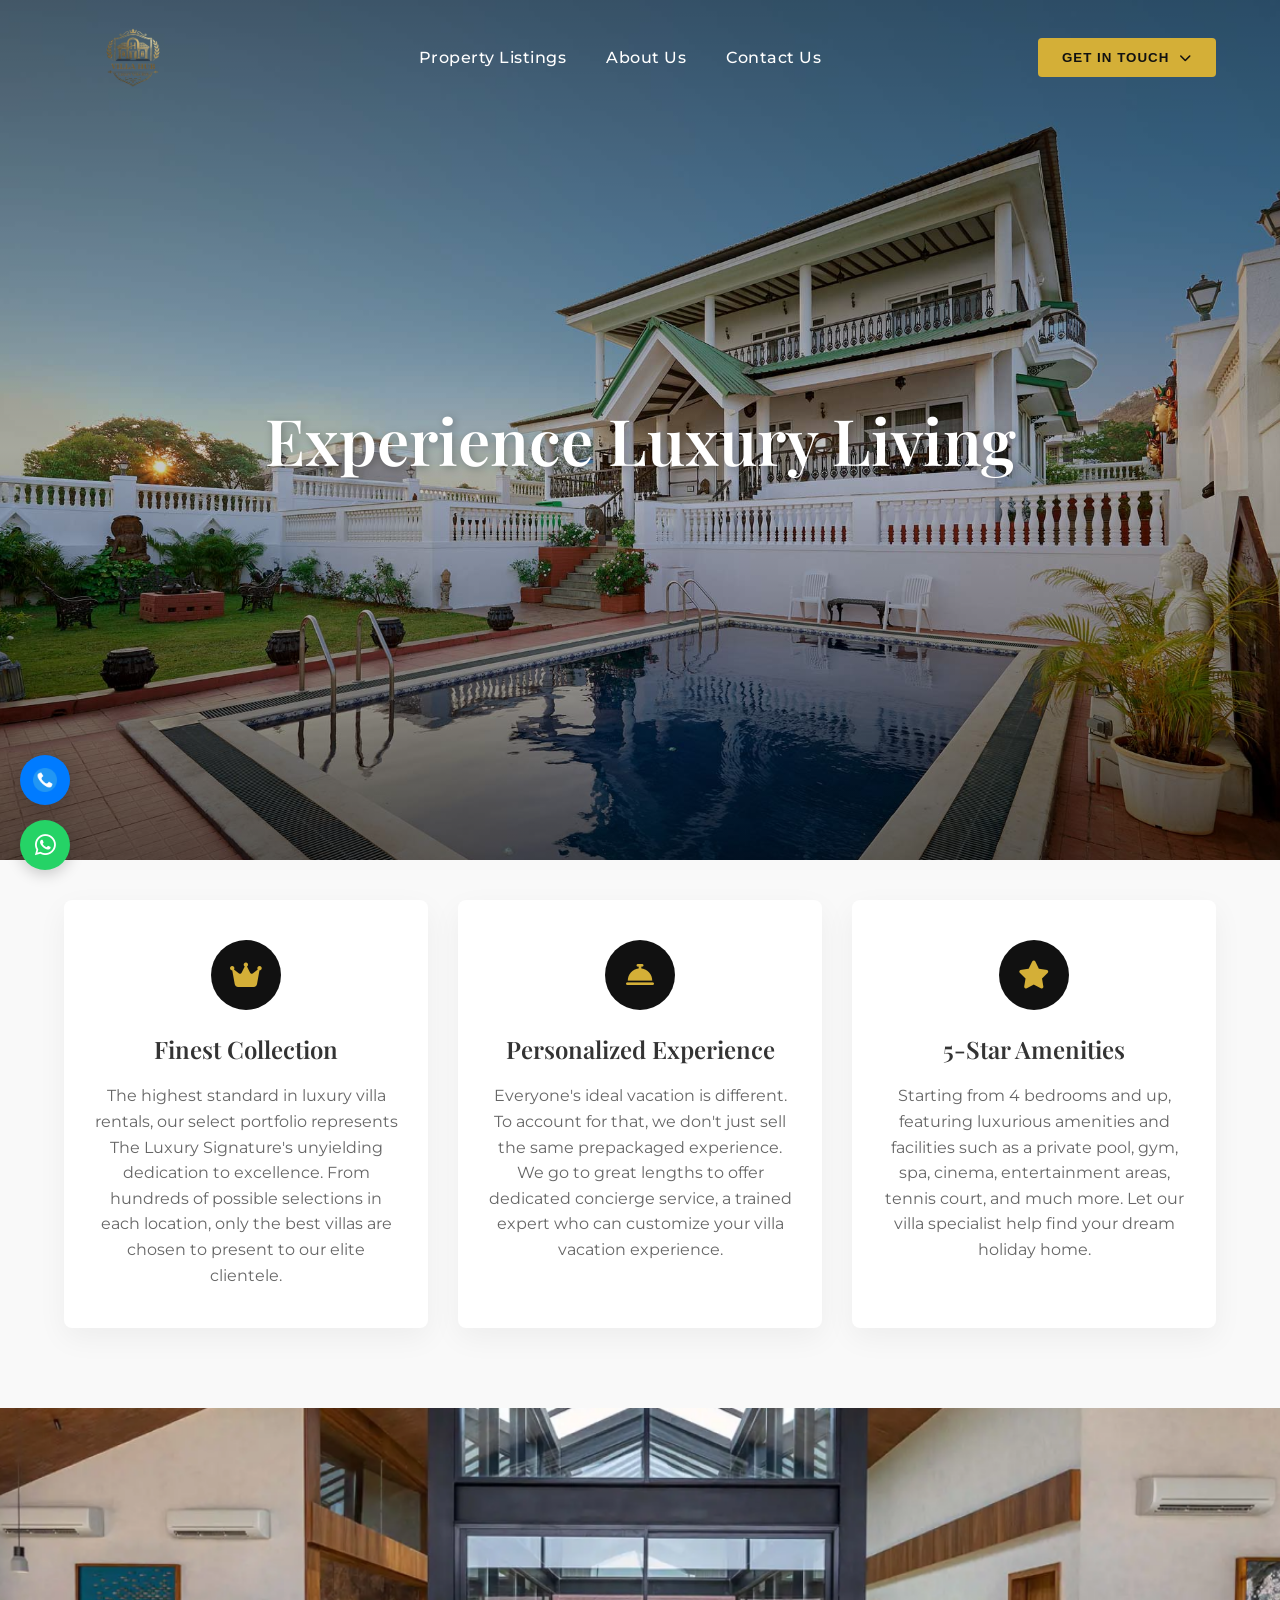
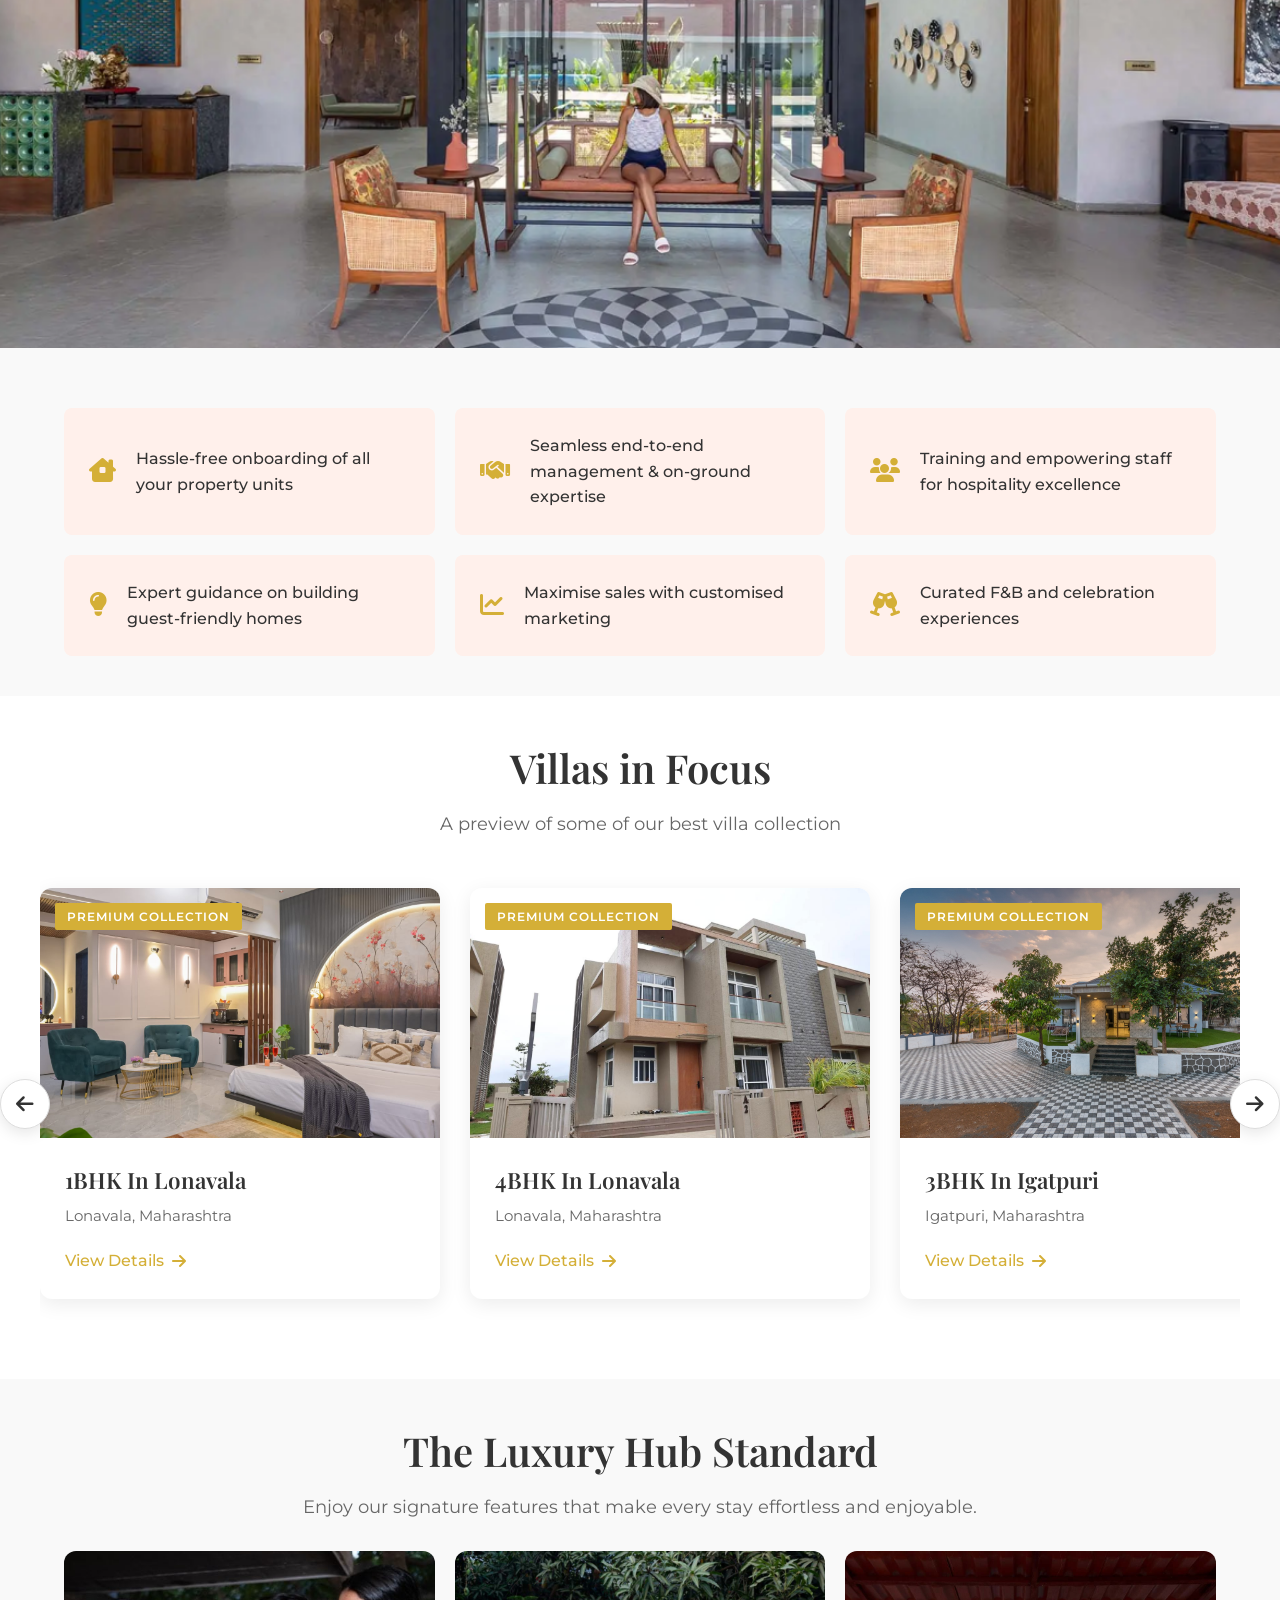
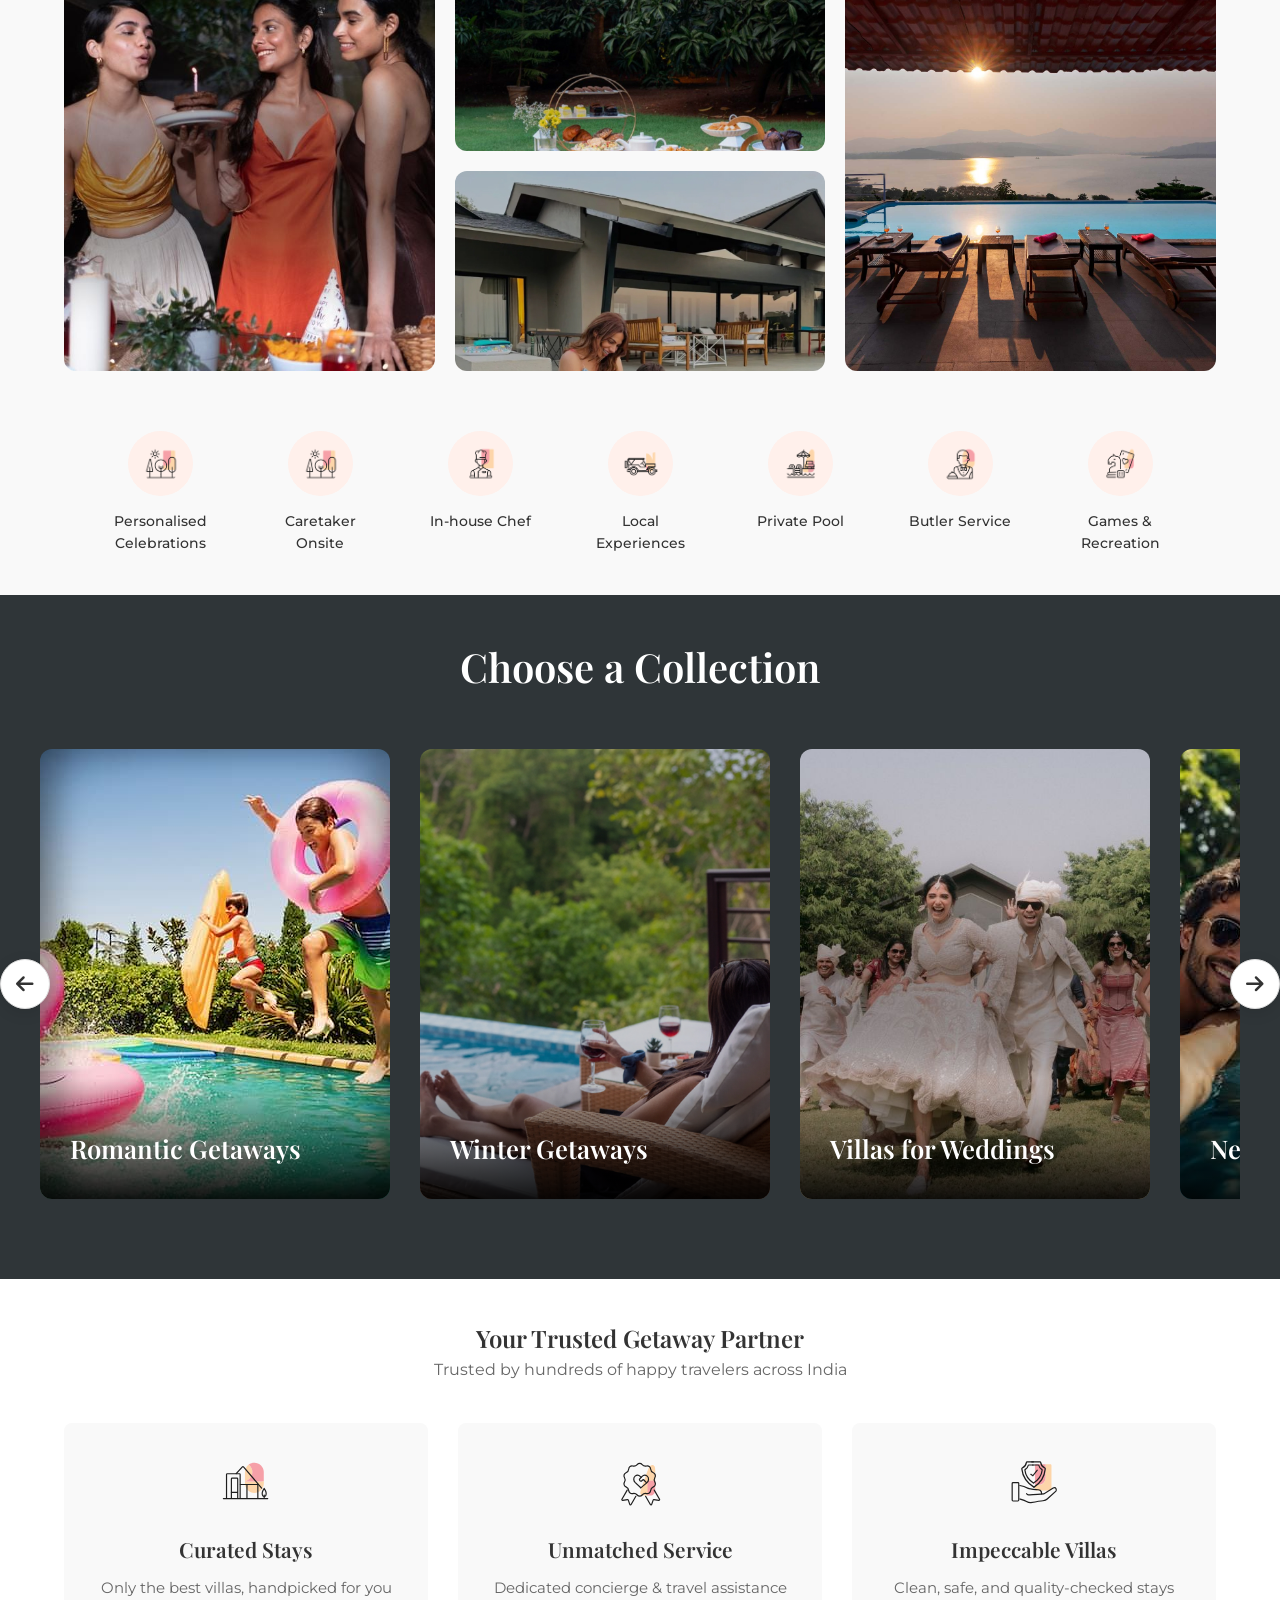
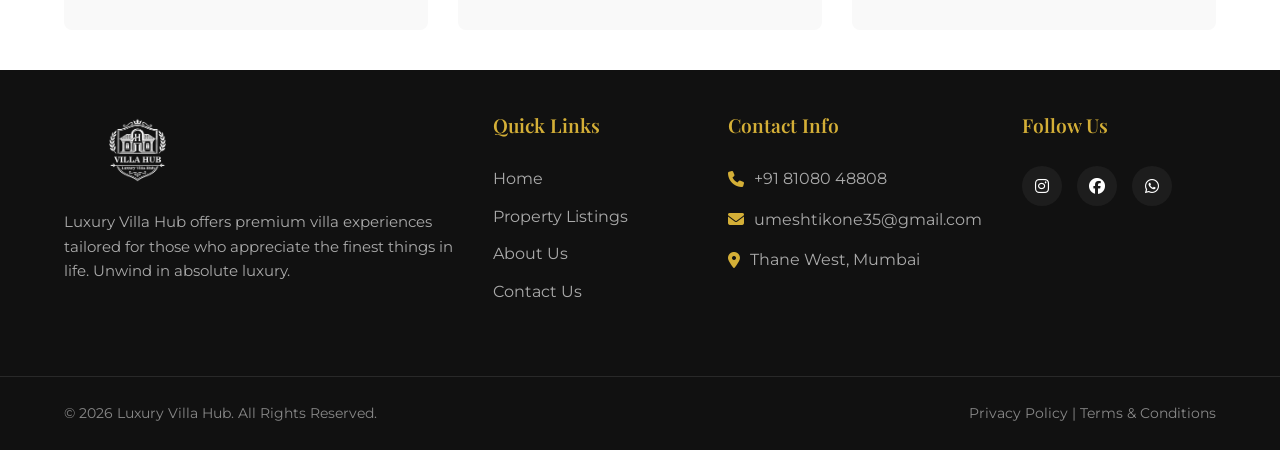
<file: index.html>
<!DOCTYPE html>
<html lang="en">

<head>
    <meta charset="UTF-8">
    <meta name="viewport" content="width=device-width, initial-scale=1.0">
    <title>Luxury Villa Hub</title>
    <!-- Google Fonts for typography -->
    <link
        href="https://fonts.googleapis.com/css2?family=Playfair+Display:wght@400;600;700&family=Montserrat:wght@300;400;500;600&display=swap"
        rel="stylesheet">
    <link rel="stylesheet" href="css/style.css">

    <!-- FontAwesome for fallback icons -->
    <link rel="stylesheet" href="https://cdnjs.cloudflare.com/ajax/libs/font-awesome/6.4.0/css/all.min.css">
</head>

<body>

    <!-- SECTION 1: Header -->
    <header class="site-header" id="siteHeader">
        <div class="header-container">
            <div class="logo-col">
                <a href="index.html"><img src="assets/Luxury_Villa_Hub_Logo.png" alt="Luxury Villa Hub Logo"
                        class="site-logo"></a>
            </div>
            <nav class="desktop-nav">
                <ul>
                    <li><a href="property_listings.html">Property Listings</a></li>
                    <li><a href="about_us.html">About Us</a></li>
                    <li><a href="contact_us.html">Contact Us</a></li>
                </ul>
            </nav>
            <div class="action-col">
                <div class="nav-dropdown">
                    <button class="btn-solid-gold hidden-mobile fw-bold">Get in Touch <i
                            class="fa-solid fa-chevron-down" style="font-size:12px; margin-left:5px;"></i></button>
                    <div class="nav-dropdown-content">
                        <a href="tel:+918108048808"><i class="fa-solid fa-phone" style="margin-right:8px;"></i>
                            Call: +91 81080 48808</a>
                        <a href="https://wa.me/918108048808" target="_blank"><i class="fa-brands fa-whatsapp"
                                style="margin-right:8px; color:#25D366;"></i> WhatsApp</a>
                    </div>
                </div>
                <button class="hamburger-menu" id="hamburgerMenu" aria-label="Toggle Menu">
                    <i class="fa-solid fa-bars"></i>
                </button>
            </div>
        </div>

        <!-- Mobile Menu Overlay -->
        <div class="mobile-menu" id="mobileMenu">
            <ul>
                <li><a href="property_listings.html">Property Listings</a></li>
                <li><a href="about_us.html">About Us</a></li>
                <li><a href="contact_us.html">Contact Us</a></li>
                <li class="mobile-dropdown-wrapper">
                    <button class="btn-solid-gold fw-bold" id="mobileGetInTouch"
                        style="width: 100%; text-align: left; display: flex; justify-content: space-between; align-items: center;">Get
                        in Touch <i class="fa-solid fa-chevron-down"></i></button>
                    <div class="mobile-dropdown-content" id="mobileContactDropdown">
                        <a href="tel:+918108048808"><i class="fa-solid fa-phone"></i> Call: +91 81080 48808</a>
                        <a href="https://wa.me/918108048808" target="_blank"><i class="fa-brands fa-whatsapp"
                                style="color:#25D366;"></i> WhatsApp</a>
                    </div>
                </li>
            </ul>
        </div>
    </header>

    <!-- SECTION 1 (Part 2): Hero -->
    <section class="hero-section" style="background-image: url('assets/home_head.jpeg');">
        <div class="hero-overlay"></div>
        <div class="hero-content">
            <h1 class="hero-title">Experience Luxury Living</h1>
        </div>
    </section>

    <!-- SECTION 1 (Part 3): 3 Feature Columns -->
    <section class="three-features">
        <div class="container feature-grid">
            <div class="feature-card">
                <div class="icon-circle"><i class="fa-solid fa-crown"></i></div>
                <h3 class="feature-title">Finest Collection</h3>
                <p class="feature-desc">The highest standard in luxury villa rentals, our select portfolio represents
                    The Luxury Signature's unyielding dedication to excellence. From hundreds of possible selections in
                    each location, only the best villas are chosen to present to our elite clientele.</p>
            </div>
            <div class="feature-card">
                <div class="icon-circle"><i class="fa-solid fa-concierge-bell"></i></div>
                <h3 class="feature-title">Personalized Experience</h3>
                <p class="feature-desc">Everyone's ideal vacation is different. To account for that, we don't just sell
                    the same prepackaged experience. We go to great lengths to offer dedicated concierge service, a
                    trained expert who can customize your villa vacation experience.</p>
            </div>
            <div class="feature-card">
                <div class="icon-circle"><i class="fa-solid fa-star"></i></div>
                <h3 class="feature-title">5-Star Amenities</h3>
                <p class="feature-desc">Starting from 4 bedrooms and up, featuring luxurious amenities and facilities
                    such as a private pool, gym, spa, cinema, entertainment areas, tennis court, and much more.
                    Let our villa specialist help find your dream holiday home.</p>
            </div>
        </div>
    </section>

    <!-- SECTION 2: Image + 6 Features -->
    <section class="image-features-section">
        <div class="full-width-image">
            <img src="assets/Lady_siting_hall.png" alt="Luxury Interior Hall">
        </div>

        <div class="container">
            <div class="six-features-grid">
                <div class="six-feature-item">
                    <div class="icon"><i class="fa-solid fa-house-chimney-window"></i></div>
                    <div class="text">Hassle-free onboarding of all your property units</div>
                </div>
                <div class="six-feature-item">
                    <div class="icon"><i class="fa-solid fa-handshake"></i></div>
                    <div class="text">Seamless end-to-end management & on-ground expertise</div>
                </div>
                <div class="six-feature-item">
                    <div class="icon"><i class="fa-solid fa-users"></i></div>
                    <div class="text">Training and empowering staff for hospitality excellence</div>
                </div>
                <div class="six-feature-item">
                    <div class="icon"><i class="fa-solid fa-lightbulb"></i></div>
                    <div class="text">Expert guidance on building guest-friendly homes</div>
                </div>
                <div class="six-feature-item">
                    <div class="icon"><i class="fa-solid fa-chart-line"></i></div>
                    <div class="text">Maximise sales with customised marketing</div>
                </div>
                <div class="six-feature-item">
                    <div class="icon"><i class="fa-solid fa-champagne-glasses"></i></div>
                    <div class="text">Curated F&B and celebration experiences</div>
                </div>
            </div>
        </div>
    </section>

    <!-- SECTION 3: Villas in Focus Slider -->
    <section class="villas-slider-section">
        <div class="container section-header">
            <h2>Villas in Focus</h2>
            <p>A preview of some of our best villa collection</p>
        </div>

        <div class="slider-wrapper">
            <button class="slider-arrow left" id="villasPrev"><i class="fa-solid fa-arrow-left"></i></button>
            <div class="slider-container" id="villasSlider">
                <!-- Cards -->
                <div class="villa-card">
                    <div class="villa-img">
                        <img src="assets/02_1BHK_Lonawala/02_01.jpeg" alt="1BHK In Lonavala">
                        <span class="villa-tag">Premium Collection</span>
                    </div>
                    <div class="villa-info">
                        <h3>1BHK In Lonavala</h3>
                        <p class="villa-loc">Lonavala, Maharashtra</p>
                        <a href="2_1bhk_lonawala.html" class="btn-text">View Details <i
                                class="fa-solid fa-arrow-right"></i></a>
                    </div>
                </div>
                <div class="villa-card">
                    <div class="villa-img">
                        <img src="assets/04_4bhk_Lonawala/04_01.jpeg" alt="4BHK In Lonavala">
                        <span class="villa-tag">Premium Collection</span>
                    </div>
                    <div class="villa-info">
                        <h3>4BHK In Lonavala</h3>
                        <p class="villa-loc">Lonavala, Maharashtra</p>
                        <a href="3_4bhk_lonawala.html" class="btn-text">View Details <i
                                class="fa-solid fa-arrow-right"></i></a>
                    </div>
                </div>
                <div class="villa-card">
                    <div class="villa-img">
                        <img src="assets/05_3bhk_Igatpuri/05_01.jpeg" alt="3BHK In Igatpuri">
                        <span class="villa-tag">Premium Collection</span>
                    </div>
                    <div class="villa-info">
                        <h3>3BHK In Igatpuri</h3>
                        <p class="villa-loc">Igatpuri, Maharashtra</p>
                        <a href="5_3bhk_Igatpuri.html" class="btn-text">View Details <i
                                class="fa-solid fa-arrow-right"></i></a>
                    </div>
                </div>
                <div class="villa-card">
                    <div class="villa-img">
                        <img src="assets/Silken_Retreat/SR_01.jpeg" alt="1BHK In Lonavala">
                        <span class="villa-tag">Premium Collection</span>
                    </div>
                    <div class="villa-info">
                        <h3>1BHK In Lonavala</h3>
                        <p class="villa-loc">Lonavala, Maharashtra</p>
                        <a href="1_1bhk_lonawala.html" class="btn-text">View Details <i
                                class="fa-solid fa-arrow-right"></i></a>
                    </div>
                </div>
                <div class="villa-card">
                    <div class="villa-img">
                        <img src="assets/06_4bhk_Lonavala/06_01.jpeg" alt="4BHK In Lonavala">
                        <span class="villa-tag">Premium Collection</span>
                    </div>
                    <div class="villa-info">
                        <h3>4BHK In Lonavala</h3>
                        <p class="villa-loc">Lonavala, Maharashtra</p>
                        <a href="6_4bhk_lonawala.html" class="btn-text">View Details <i
                                class="fa-solid fa-arrow-right"></i></a>
                    </div>
                </div>
            </div>
            <button class="slider-arrow right" id="villasNext"><i class="fa-solid fa-arrow-right"></i></button>
        </div>
    </section>

    <!-- SECTION 4: Stay Standard -->
    <section class="stay-standard-section">
        <div class="container section-header">
            <h2>The Luxury Hub Standard</h2>
            <p>Enjoy our signature features that make every stay effortless and enjoyable.</p>
        </div>

        <div class="container">
            <div class="masonry-grid-4">
                <div class="masonry-item left-tall">
                    <img src="assets/birthday-party.jpeg" alt="Party">
                </div>
                <div class="masonry-item mid-top">
                    <img src="assets/Food.jpeg" alt="Food">
                </div>
                <div class="masonry-item mid-bottom">
                    <img src="assets/Mom&Son.jpeg" alt="Mom and Son">
                </div>
                <div class="masonry-item right-tall">
                    <img src="assets/ReplaceWidding.jpeg" alt="Wedding">
                </div>
            </div>

            <!-- Icons -->
            <div class="standard-icons-bar">
                <div class="std-icon-item">
                    <img src="assets/green_open_spaces.png" alt="Celebrations">
                    <span>Personalised Celebrations</span>
                </div>
                <div class="std-icon-item">
                    <img src="assets/green_open_spaces.png" alt="Caretaker">
                    <span>Caretaker Onsite</span>
                </div>
                <div class="std-icon-item">
                    <img src="assets/in_house_chef.png" alt="Chef">
                    <span>In-house Chef</span>
                </div>
                <div class="std-icon-item">
                    <img src="assets/local_experience.png" alt="Experience">
                    <span>Local Experiences</span>
                </div>
                <div class="std-icon-item">
                    <img src="assets/private_pool.png" alt="Pool">
                    <span>Private Pool</span>
                </div>
                <div class="std-icon-item">
                    <img src="assets/bulter_service.png" alt="Butler">
                    <span>Butler Service</span>
                </div>
                <div class="std-icon-item">
                    <img src="assets/games_recreation.png" alt="Games">
                    <span>Games & Recreation</span>
                </div>
            </div>
        </div>
    </section>

    <!-- SECTION 5: Choose a Collection Slider -->
    <section class="collection-section">
        <div class="container section-header">
            <h2>Choose a Collection</h2>
        </div>

        <div class="slider-wrapper">
            <button class="slider-arrow left" id="colPrev"><i class="fa-solid fa-arrow-left"></i></button>
            <div class="slider-container custom-scrollbar" id="colSlider">
                <div class="collection-card">
                    <img src="assets/kid-friendly-villas-1748281925.jpeg" alt="Romantic Getaways">
                    <div class="col-overlay">
                        <h3>Romantic Getaways</h3>
                    </div>
                </div>
                <div class="collection-card">
                    <img src="assets/vaana-by-stayvista-1769676586.jpeg" alt="Winter Getaways">
                    <div class="col-overlay">
                        <h3>Winter Getaways</h3>
                    </div>
                </div>
                <div class="collection-card">
                    <img src="assets/villas-for-weddings-1748281927.jpeg" alt="Villas for Weddings">
                    <div class="col-overlay">
                        <h3>Villas for Weddings</h3>
                    </div>
                </div>

                <div class="collection-card">
                    <img src="assets/veo-by-stayvista-1748281927.jpeg" alt="Newly Launched">
                    <div class="col-overlay">
                        <h3>Newly Launched</h3>
                    </div>
                </div>

            </div>
            <button class="slider-arrow right" id="colNext"><i class="fa-solid fa-arrow-right"></i></button>
        </div>
    </section>

    <!-- SECTION 6: Trusted Partner -->
    <section class="trusted-partners-section">
        <div class="container text-center">
            <h2>Your Trusted Getaway Partner</h2>
            <p class="partner-tagline">Trusted by hundreds of happy travelers across India</p>

            <div class="trust-factors-grid">
                <div class="trust-item">
                    <div class="trust-icon">
                        <img src="assets/Stay.svg" alt="Stay"
                            onerror="this.onerror=null; this.src='assets/trust_factor_2_a5845c4218.svg';">
                    </div>
                    <h3>Curated Stays</h3>
                    <p>Only the best villas, handpicked for you</p>
                </div>
                <div class="trust-item">
                    <div class="trust-icon">
                        <img src="assets/Service.svg" alt="Service"
                            onerror="this.onerror=null; this.src='assets/trust_factor_3_3e14810fb7.svg';">
                    </div>
                    <h3>Unmatched Service</h3>
                    <p>Dedicated concierge & travel assistance</p>
                </div>
                <div class="trust-item">
                    <div class="trust-icon">
                        <img src="assets/Safe.svg" alt="Safe"
                            onerror="this.style.display='none'; this.nextElementSibling.style.display='inline-block';">
                        <i class="fa-solid fa-shield-halved fallback-icon"
                            style="display:none; font-size:40px; color:var(--primary-gold);"></i>
                    </div>
                    <h3>Impeccable Villas</h3>
                    <p>Clean, safe, and quality-checked stays</p>
                </div>
            </div>
        </div>
    </section>

    <!-- SECTION 7: Footer -->
    <footer class="site-footer">
        <div class="container footer-grid">
            <div class="footer-col brand-col">
                <img src="assets/Luxury_Villa_Hub_Logo.png" alt="Logo" class="footer-logo">
                <p>Luxury Villa Hub offers premium villa experiences tailored for those who appreciate the finest things
                    in life. Unwind in absolute luxury.</p>
            </div>
            <div class="footer-col links-col">
                <h3>Quick Links</h3>
                <ul>
                    <li><a href="#">Home</a></li>
                    <li><a href="property_listings.html">Property Listings</a></li>
                    <li><a href="about_us.html">About Us</a></li>
                    <li><a href="contact_us.html">Contact Us</a></li>
                </ul>
            </div>
            <div class="footer-col contact-col">
                <h3>Contact Info</h3>
                <p><i class="fa-solid fa-phone"></i> +91 81080 48808</p>
                <p><i class="fa-solid fa-envelope"></i> umeshtikone35@gmail.com</p>
                <p><i class="fa-solid fa-location-dot"></i> Thane West, Mumbai</p>
            </div>
            <div class="footer-col social-col">
                <h3>Follow Us</h3>
                <div class="social-links">
                    <a href="#"><i class="fa-brands fa-instagram"></i></a>
                    <a href="#"><i class="fa-brands fa-facebook"></i></a>
                    <a href="#"><i class="fa-brands fa-whatsapp"></i></a>
                </div>
            </div>
        </div>
        <div class="footer-bottom">
            <div class="container flex-between">
                <p>&copy; 2026 Luxury Villa Hub. All Rights Reserved.</p>
                <p><a href="#">Privacy Policy</a> | <a href="#">Terms & Conditions</a></p>
            </div>
        </div>
    </footer>

    <script src="js/main.js"></script>

    <!-- Fixed Side Buttons for Call & WhatsApp -->
    <div class="fixed-side-actions">
        <!-- Assuming Call.png might not exist, I added a fallback icon -->
        <a href="tel:+918108048808" class="side-btn call-btn" title="Call Us">
            <img src="assets/Call.png" alt="Call"
                onerror="this.style.display='none'; this.nextElementSibling.style.display='flex';">
            <i class="fa-solid fa-phone fallback-side-icon" style="display:none;"></i>
        </a>
        <a href="https://wa.me/918108048808" class="side-btn whatsapp-btn" target="_blank" title="WhatsApp Us">
            <i class="fa-brands fa-whatsapp"></i>
        </a>
    </div>

    <!-- Scroll to Top Button -->
    <button id="scrollToTopBtn" class="scroll-top-btn" aria-label="Scroll to top"><i
            class="fa-solid fa-chevron-up"></i></button>

</body>

</html>
</file>
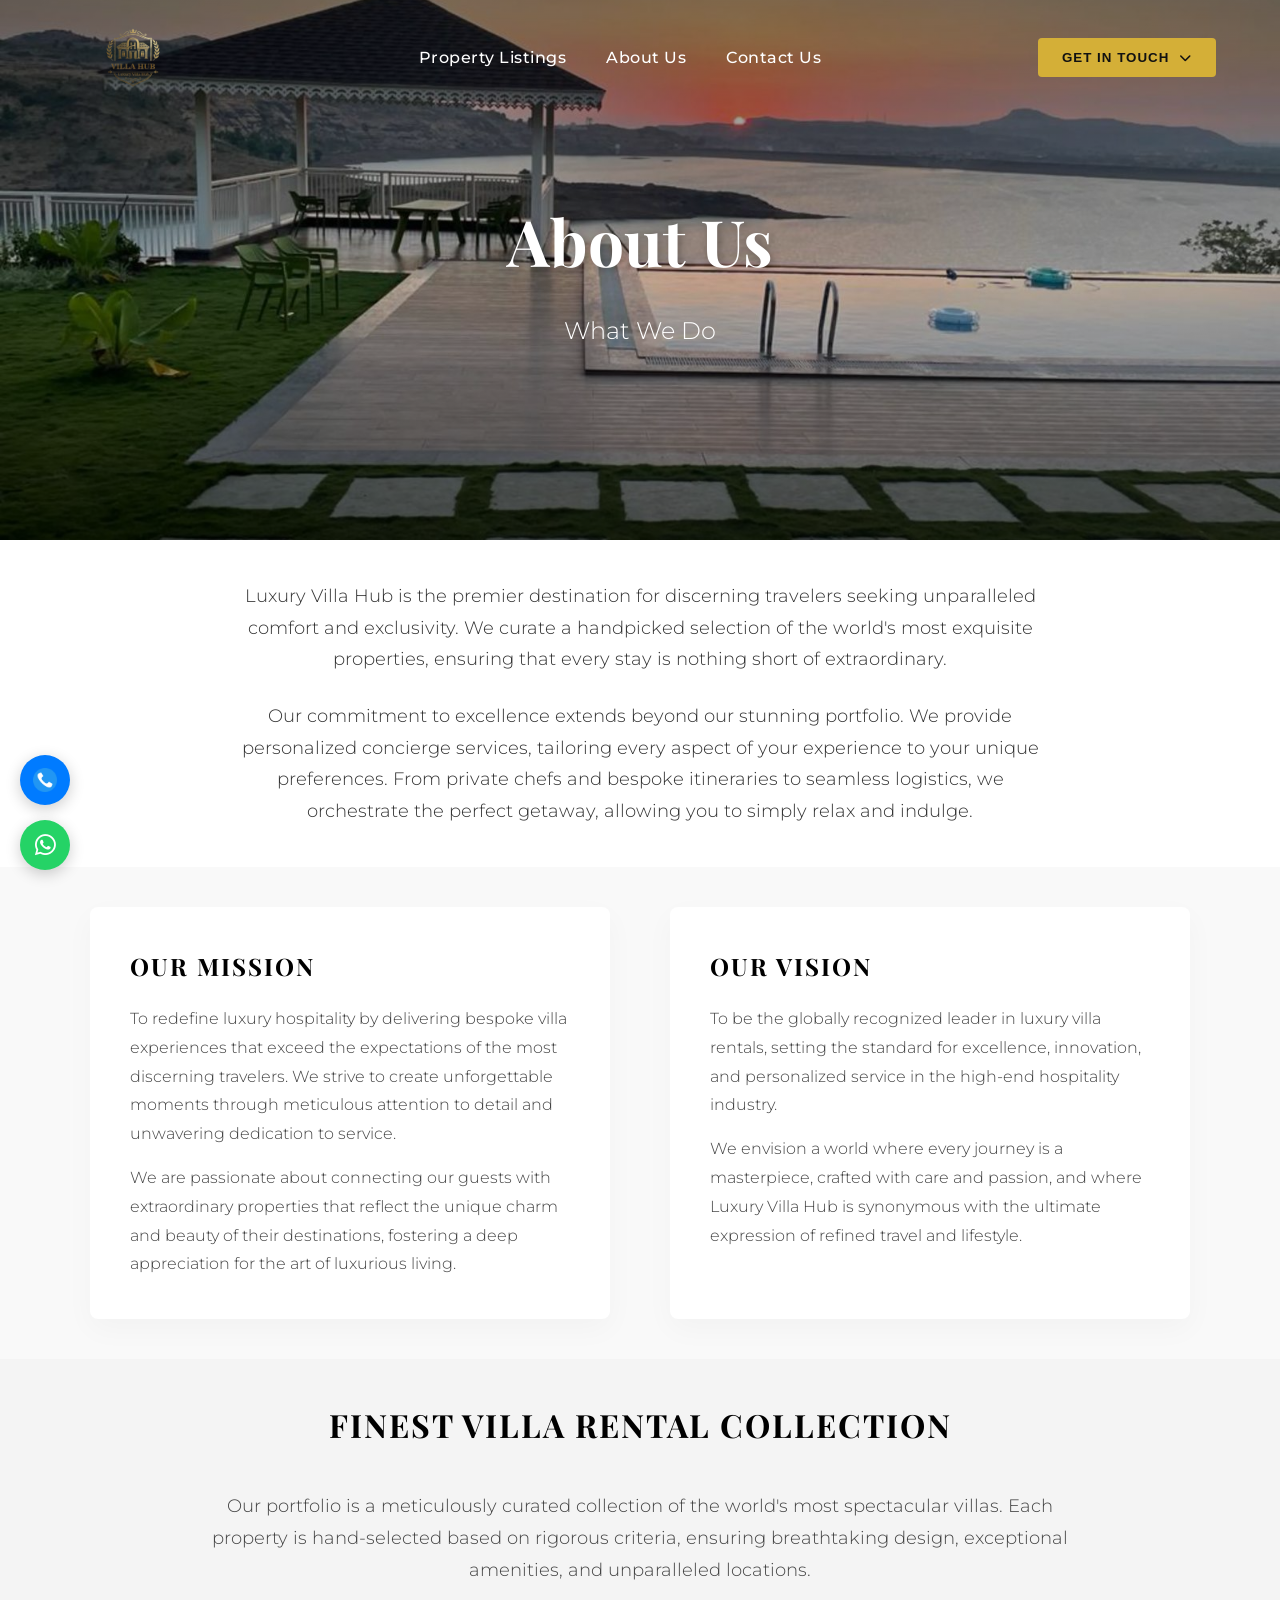
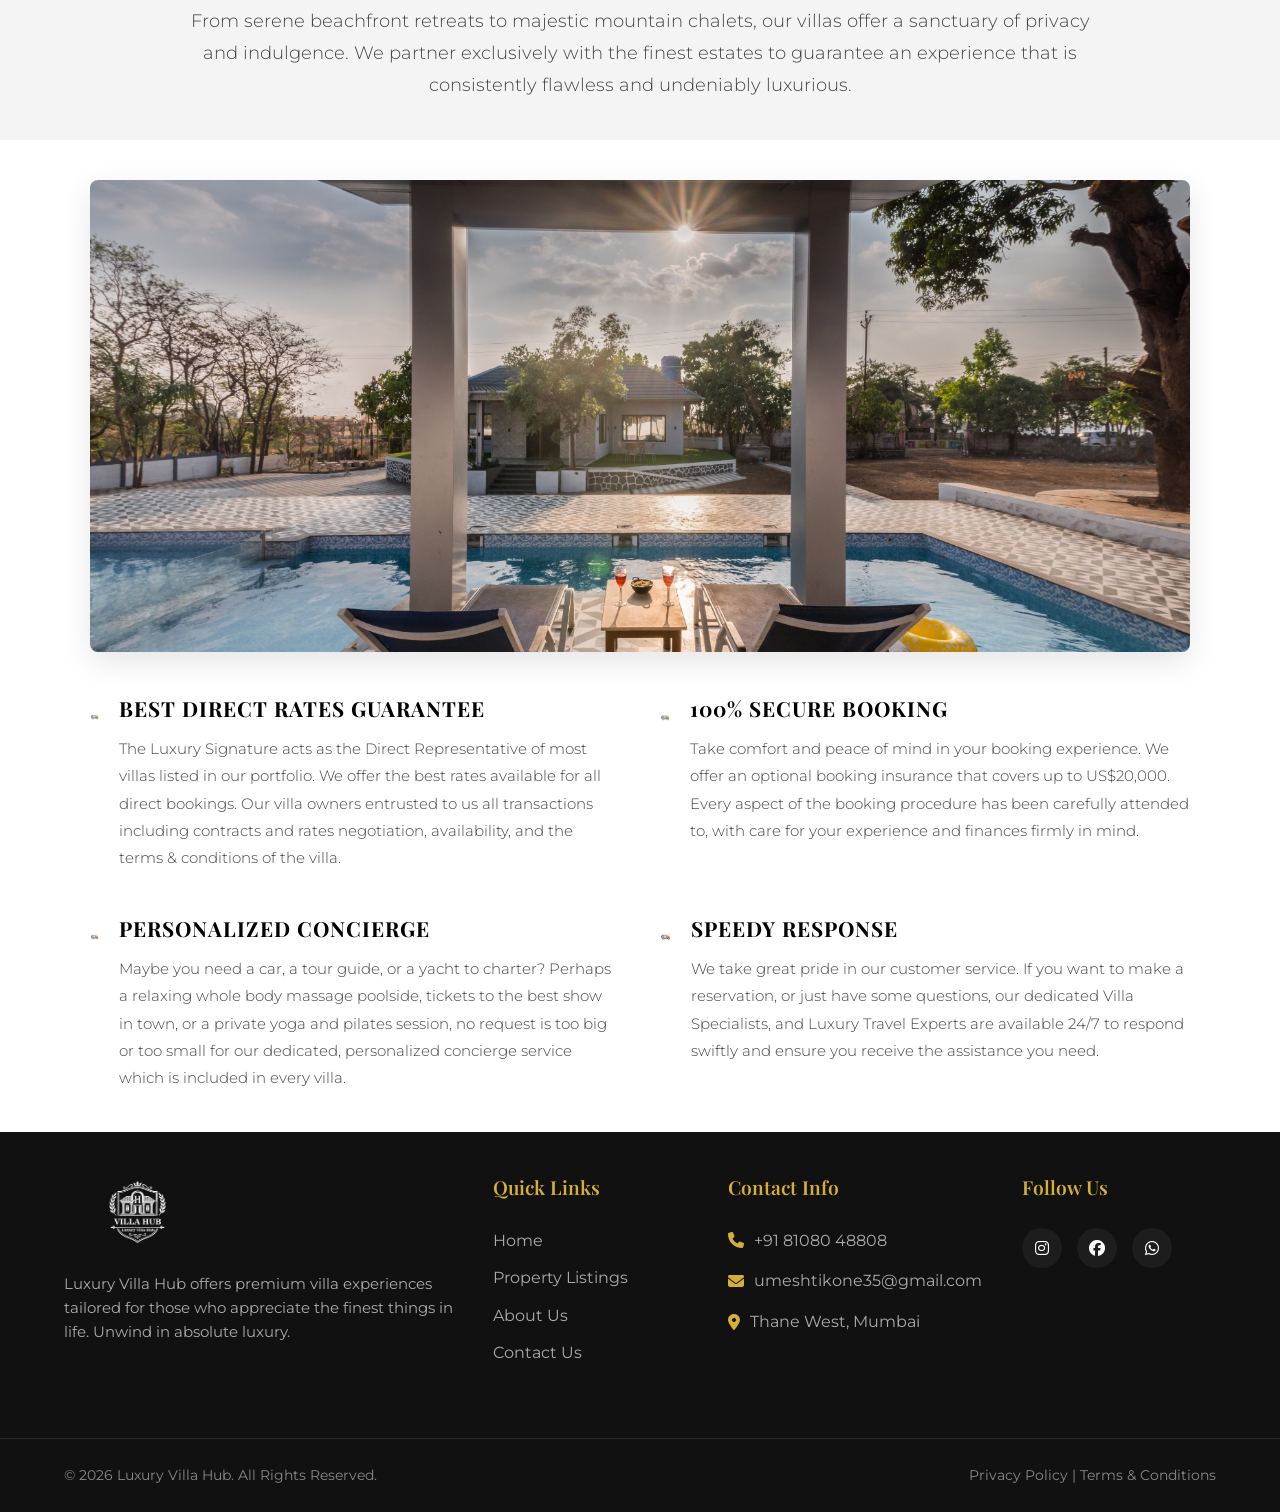
<file: about_us.html>
<!DOCTYPE html>
<html lang="en">

<head>
    <meta charset="UTF-8">
    <meta name="viewport" content="width=device-width, initial-scale=1.0">
    <title>Luxury Villa Hub</title>
    <!-- Google Fonts for typography -->
    <link
        href="https://fonts.googleapis.com/css2?family=Playfair+Display:wght@400;600;700&family=Montserrat:wght@300;400;500;600&display=swap"
        rel="stylesheet">
    <link rel="stylesheet" href="css/style.css">

    <!-- FontAwesome for fallback icons -->
    <link rel="stylesheet" href="https://cdnjs.cloudflare.com/ajax/libs/font-awesome/6.4.0/css/all.min.css">

    <style>
        @media (max-width: 768px) {
            .hero-section {
                height: 50vh !important;
            }

            .hero-title {
                font-size: 2.5rem !important;
            }

            .about-intro-section p {
                font-size: 1rem !important;
            }

            .mission-vision-section .container {
                grid-template-columns: 1fr !important;
                gap: 30px !important;
            }

            .collection-showcase-section h2 {
                font-size: 1.5rem !important;
            }

            .collection-showcase-section p {
                font-size: 1rem !important;
            }

            .media-features-section .container div[style*="grid-template-columns"] {
                grid-template-columns: 1fr !important;
                gap: 30px !important;
            }
        }

        @media (max-width: 480px) {
            .hero-title {
                font-size: 2rem !important;
            }
        }
    </style>
</head>

<body>

    <!-- SECTION 1: Header -->
    <header class="site-header" id="siteHeader">
        <div class="header-container">
            <div class="logo-col">
                <a href="index.html"><img src="assets/Luxury_Villa_Hub_Logo.png" alt="Luxury Villa Hub Logo"
                        class="site-logo"></a>
            </div>
            <nav class="desktop-nav">
                <ul>
                    <li><a href="property_listings.html">Property Listings</a></li>
                    <li><a href="about_us.html">About Us</a></li>
                    <li><a href="contact_us.html">Contact Us</a></li>
                </ul>
            </nav>
            <div class="action-col">
                <div class="nav-dropdown">
                    <button class="btn-solid-gold hidden-mobile fw-bold">Get in Touch <i
                            class="fa-solid fa-chevron-down" style="font-size:12px; margin-left:5px;"></i></button>
                    <div class="nav-dropdown-content">
                        <a href="tel:+918108048808"><i class="fa-solid fa-phone" style="margin-right:8px;"></i>
                            Call: +91 81080 48808</a>
                        <a href="https://wa.me/918108048808" target="_blank"><i class="fa-brands fa-whatsapp"
                                style="margin-right:8px; color:#25D366;"></i> WhatsApp</a>
                    </div>
                </div>
                <button class="hamburger-menu" id="hamburgerMenu" aria-label="Toggle Menu">
                    <i class="fa-solid fa-bars"></i>
                </button>
            </div>
        </div>

        <!-- Mobile Menu Overlay -->
        <div class="mobile-menu" id="mobileMenu">
            <ul>
                <li><a href="index.html#property-listings">Property Listings</a></li>
                <li><a href="about_us.html">About Us</a></li>
                <li><a href="index.html#contact-us">Contact Us</a></li>
                <li class="mobile-dropdown-wrapper">
                    <button class="btn-solid-gold fw-bold" id="mobileGetInTouch"
                        style="width: 100%; text-align: left; display: flex; justify-content: space-between; align-items: center;">Get
                        in Touch <i class="fa-solid fa-chevron-down"></i></button>
                    <div class="mobile-dropdown-content" id="mobileContactDropdown">
                        <a href="tel:+918108048808"><i class="fa-solid fa-phone"></i> Call: +91 81080 48808</a>
                        <a href="https://wa.me/918108048808" target="_blank"><i class="fa-brands fa-whatsapp"
                                style="color:#25D366;"></i> WhatsApp</a>
                    </div>
                </li>
            </ul>
        </div>
    </header>

    <!-- SECTION 1 (Part 2): Hero -->
    <section class="hero-section" style="background-image: url('assets/LVH_83.jpeg'); height: 60vh; min-height: 400px;">
        <div class="hero-overlay"></div>
        <div class="hero-content">
            <h1 class="hero-title" style="font-family: 'Playfair Display', serif; font-weight: 700;">About Us</h1>
            <p style="font-size: 1.5rem; font-weight: 300; font-family: 'Montserrat', sans-serif;">What We Do</p>
        </div>
    </section>

    <!-- Section 2: Introduction -->
    <section class="about-intro-section" style="background-color: #FFFFFF; padding: 40px 20px;">
        <div class="container" style="max-width: 800px; text-align: center;">
            <p
                style="font-family: 'Montserrat', sans-serif; font-weight: 300; line-height: 1.8; margin-bottom: 25px; color: #333333; font-size: 1.1rem;">
                Luxury Villa Hub is the premier destination for discerning travelers seeking unparalleled comfort and
                exclusivity. We curate a handpicked selection of the world's most exquisite properties, ensuring that
                every stay is nothing short of extraordinary.
            </p>
            <p
                style="font-family: 'Montserrat', sans-serif; font-weight: 300; line-height: 1.8; color: #333333; font-size: 1.1rem;">
                Our commitment to excellence extends beyond our stunning portfolio. We provide personalized concierge
                services, tailoring every aspect of your experience to your unique preferences. From private chefs and
                bespoke itineraries to seamless logistics, we orchestrate the perfect getaway, allowing you to simply
                relax and indulge.
            </p>
        </div>
    </section>

    <!-- Section 3: Mission & Vision (2-Column Grid) -->
    <section class="mission-vision-section" style="background-color: #F9F9F9; padding: 40px 20px;">
        <div class="container"
            style="max-width: 1100px; display: grid; grid-template-columns: repeat(auto-fit, minmax(320px, 1fr)); gap: 60px;">
            <div class="mission-col"
                style="background: #FFFFFF; padding: 40px; border-radius: 8px; box-shadow: 0 10px 30px rgba(0,0,0,0.03);">
                <h2
                    style="font-family: 'Playfair Display', serif; text-transform: uppercase; font-weight: 700; margin-bottom: 20px; color: #000000; letter-spacing: 2px; font-size: 1.5rem;">
                    Our Mission</h2>
                <p
                    style="font-family: 'Montserrat', sans-serif; font-weight: 300; line-height: 1.8; margin-bottom: 15px; color: #444444;">
                    To redefine luxury hospitality by delivering bespoke villa experiences that exceed the expectations
                    of the most discerning travelers. We strive to create unforgettable moments through meticulous
                    attention to detail and unwavering dedication to service.
                </p>
                <p style="font-family: 'Montserrat', sans-serif; font-weight: 300; line-height: 1.8; color: #444444;">
                    We are passionate about connecting our guests with extraordinary properties that reflect the unique
                    charm and beauty of their destinations, fostering a deep appreciation for the art of luxurious
                    living.
                </p>
            </div>
            <div class="vision-col"
                style="background: #FFFFFF; padding: 40px; border-radius: 8px; box-shadow: 0 10px 30px rgba(0,0,0,0.03);">
                <h2
                    style="font-family: 'Playfair Display', serif; text-transform: uppercase; font-weight: 700; margin-bottom: 20px; color: #000000; letter-spacing: 2px; font-size: 1.5rem;">
                    Our Vision</h2>
                <p
                    style="font-family: 'Montserrat', sans-serif; font-weight: 300; line-height: 1.8; margin-bottom: 15px; color: #444444;">
                    To be the globally recognized leader in luxury villa rentals, setting the standard for excellence,
                    innovation, and personalized service in the high-end hospitality industry.
                </p>
                <p style="font-family: 'Montserrat', sans-serif; font-weight: 300; line-height: 1.8; color: #444444;">
                    We envision a world where every journey is a masterpiece, crafted with care and passion, and where
                    Luxury Villa Hub is synonymous with the ultimate expression of refined travel and lifestyle.
                </p>
            </div>
        </div>
    </section>

    <!-- Section 4: Collection Showcase -->
    <section class="collection-showcase-section" style="background-color: #F4F4F4; padding: 40px 20px;">
        <div class="container" style="max-width: 900px; text-align: center;">
            <h2
                style="font-family: 'Playfair Display', serif; text-transform: uppercase; font-weight: 700; margin-bottom: 40px; color: #000000; letter-spacing: 2px; font-size: 2rem;">
                Finest Villa Rental Collection</h2>
            <p
                style="font-family: 'Montserrat', sans-serif; font-weight: 300; line-height: 1.8; margin-bottom: 20px; color: #444444; font-size: 1.1rem;">
                Our portfolio is a meticulously curated collection of the world's most spectacular villas. Each property
                is hand-selected based on rigorous criteria, ensuring breathtaking design, exceptional amenities, and
                unparalleled locations.
            </p>
            <p
                style="font-family: 'Montserrat', sans-serif; font-weight: 300; line-height: 1.8; color: #444444; font-size: 1.1rem;">
                From serene beachfront retreats to majestic mountain chalets, our villas offer a sanctuary of privacy
                and indulgence. We partner exclusively with the finest estates to guarantee an experience that is
                consistently flawless and undeniably luxurious.
            </p>
        </div>
    </section>


    <!-- Section 6: Media & Features -->
    <section class="media-features-section" style="background-color: #FFFFFF; padding: 40px 20px;">
        <div class="container" style="max-width: 1100px;">
            <div
                style="margin-bottom: 40px; overflow: hidden; border-radius: 8px; box-shadow: 0 10px 30px rgba(0,0,0,0.1);">
                <img src="assets/LVH_27.jpeg" alt="Luxury Sun Loungers"
                    style="width: 100%; height: auto; object-fit: cover; aspect-ratio: 21/9;">
            </div>

            <div style="display: grid; grid-template-columns: repeat(auto-fit, minmax(400px, 1fr)); gap: 40px;">
                <!-- Feature 1 -->
                <div style="display: flex; align-items: flex-start; gap: 20px;">
                    <div style="padding-top: 5px;">
                        <img src="assets/local_experience.png" alt="Icon"
                            style="width: 40px; height: 40px; object-fit: contain;">
                    </div>
                    <div>
                        <h3
                            style="font-family: 'Playfair Display', serif; text-transform: uppercase; font-weight: 700; margin-bottom: 10px; color: #000000; letter-spacing: 1px; font-size: 1.3rem;">
                            Best Direct Rates Guarantee</h3>
                        <p
                            style="font-family: 'Montserrat', sans-serif; font-weight: 300; line-height: 1.8; color: #444444; font-size: 0.95rem;">
                            The Luxury Signature acts as the Direct Representative of most villas listed in our
                            portfolio. We offer the best rates available for all direct bookings. Our villa owners
                            entrusted to us all transactions including contracts and rates negotiation, availability,
                            and the terms & conditions of the villa.
                        </p>
                    </div>
                </div>
                <!-- Feature 2 -->
                <div style="display: flex; align-items: flex-start; gap: 20px;">
                    <div style="padding-top: 5px;">
                        <img src="assets/local_experience.png" alt="Icon"
                            style="width: 40px; height: 40px; object-fit: contain;">
                    </div>
                    <div>
                        <h3
                            style="font-family: 'Playfair Display', serif; text-transform: uppercase; font-weight: 700; margin-bottom: 10px; color: #000000; letter-spacing: 1px; font-size: 1.3rem;">
                            100% Secure Booking</h3>
                        <p
                            style="font-family: 'Montserrat', sans-serif; font-weight: 300; line-height: 1.8; color: #444444; font-size: 0.95rem;">
                            Take comfort and peace of mind in your booking experience. We offer an optional booking
                            insurance that covers up to US$20,000. Every aspect of the booking procedure has been
                            carefully attended to, with care for your experience and finances firmly in mind.
                        </p>
                    </div>
                </div>
                <!-- Feature 3 -->
                <div style="display: flex; align-items: flex-start; gap: 20px;">
                    <div style="padding-top: 5px;">
                        <img src="assets/local_experience.png" alt="Icon"
                            style="width: 40px; height: 40px; object-fit: contain;">
                    </div>
                    <div>
                        <h3
                            style="font-family: 'Playfair Display', serif; text-transform: uppercase; font-weight: 700; margin-bottom: 10px; color: #000000; letter-spacing: 1px; font-size: 1.3rem;">
                            Personalized Concierge</h3>
                        <p
                            style="font-family: 'Montserrat', sans-serif; font-weight: 300; line-height: 1.8; color: #444444; font-size: 0.95rem;">
                            Maybe you need a car, a tour guide, or a yacht to charter? Perhaps a relaxing whole body
                            massage poolside, tickets to the best show in town, or a private yoga and pilates session,
                            no request is too big or too small for our dedicated, personalized concierge service which
                            is included in every villa.
                        </p>
                    </div>
                </div>
                <!-- Feature 4 -->
                <div style="display: flex; align-items: flex-start; gap: 20px;">
                    <div style="padding-top: 5px;">
                        <img src="assets/local_experience.png" alt="Icon"
                            style="width: 40px; height: 40px; object-fit: contain;">
                    </div>
                    <div>
                        <h3
                            style="font-family: 'Playfair Display', serif; text-transform: uppercase; font-weight: 700; margin-bottom: 10px; color: #000000; letter-spacing: 1px; font-size: 1.3rem;">
                            Speedy Response</h3>
                        <p
                            style="font-family: 'Montserrat', sans-serif; font-weight: 300; line-height: 1.8; color: #444444; font-size: 0.95rem;">
                            We take great pride in our customer service. If you want to make a reservation, or just have
                            some questions, our dedicated Villa Specialists, and Luxury Travel Experts are available
                            24/7 to respond swiftly and ensure you receive the assistance you need.
                        </p>
                    </div>
                </div>
            </div>
        </div>
    </section>

    <!-- SECTION 7: Footer -->
    <footer class="site-footer">
        <div class="container footer-grid">
            <div class="footer-col brand-col">
                <a href="index.html"><img src="assets/Luxury_Villa_Hub_Logo.png" alt="Logo" class="footer-logo"></a>
                <p>Luxury Villa Hub offers premium villa experiences tailored for those who appreciate the finest things
                    in life. Unwind in absolute luxury.</p>
            </div>
            <div class="footer-col links-col">
                <h3>Quick Links</h3>
                <ul>
                    <li><a href="index.html">Home</a></li>
                    <li><a href="property_listings.html">Property Listings</a></li>
                    <li><a href="about_us.html">About Us</a></li>
                    <li><a href="contact_us.html">Contact Us</a></li>
                </ul>
            </div>
            <div class="footer-col contact-col">
                <h3>Contact Info</h3>
                <p><i class="fa-solid fa-phone"></i> +91 81080 48808</p>
                <p><i class="fa-solid fa-envelope"></i> umeshtikone35@gmail.com</p>
                <p><i class="fa-solid fa-location-dot"></i> Thane West, Mumbai</p>
            </div>
            <div class="footer-col social-col">
                <h3>Follow Us</h3>
                <div class="social-links">
                    <a href="#"><i class="fa-brands fa-instagram"></i></a>
                    <a href="#"><i class="fa-brands fa-facebook"></i></a>
                    <a href="#"><i class="fa-brands fa-whatsapp"></i></a>
                </div>
            </div>
        </div>
        <div class="footer-bottom">
            <div class="container flex-between">
                <p>&copy; 2026 Luxury Villa Hub. All Rights Reserved.</p>
                <p><a href="#">Privacy Policy</a> | <a href="#">Terms & Conditions</a></p>
            </div>
        </div>
    </footer>

    <script src="js/main.js"></script>

    <!-- Fixed Side Buttons for Call & WhatsApp -->
    <div class="fixed-side-actions">
        <!-- Assuming Call.png might not exist, I added a fallback icon -->
        <a href="tel:+918108048808" class="side-btn call-btn" title="Call Us">
            <img src="assets/Call.png" alt="Call"
                onerror="this.style.display='none'; this.nextElementSibling.style.display='flex';">
            <i class="fa-solid fa-phone fallback-side-icon" style="display:none;"></i>
        </a>
        <a href="https://wa.me/918108048808" class="side-btn whatsapp-btn" target="_blank" title="WhatsApp Us">
            <i class="fa-brands fa-whatsapp"></i>
        </a>
    </div>

    <!-- Scroll to Top Button -->
    <button id="scrollToTopBtn" class="scroll-top-btn" aria-label="Scroll to top"><i
            class="fa-solid fa-chevron-up"></i></button>

</body>

</html>
</file>
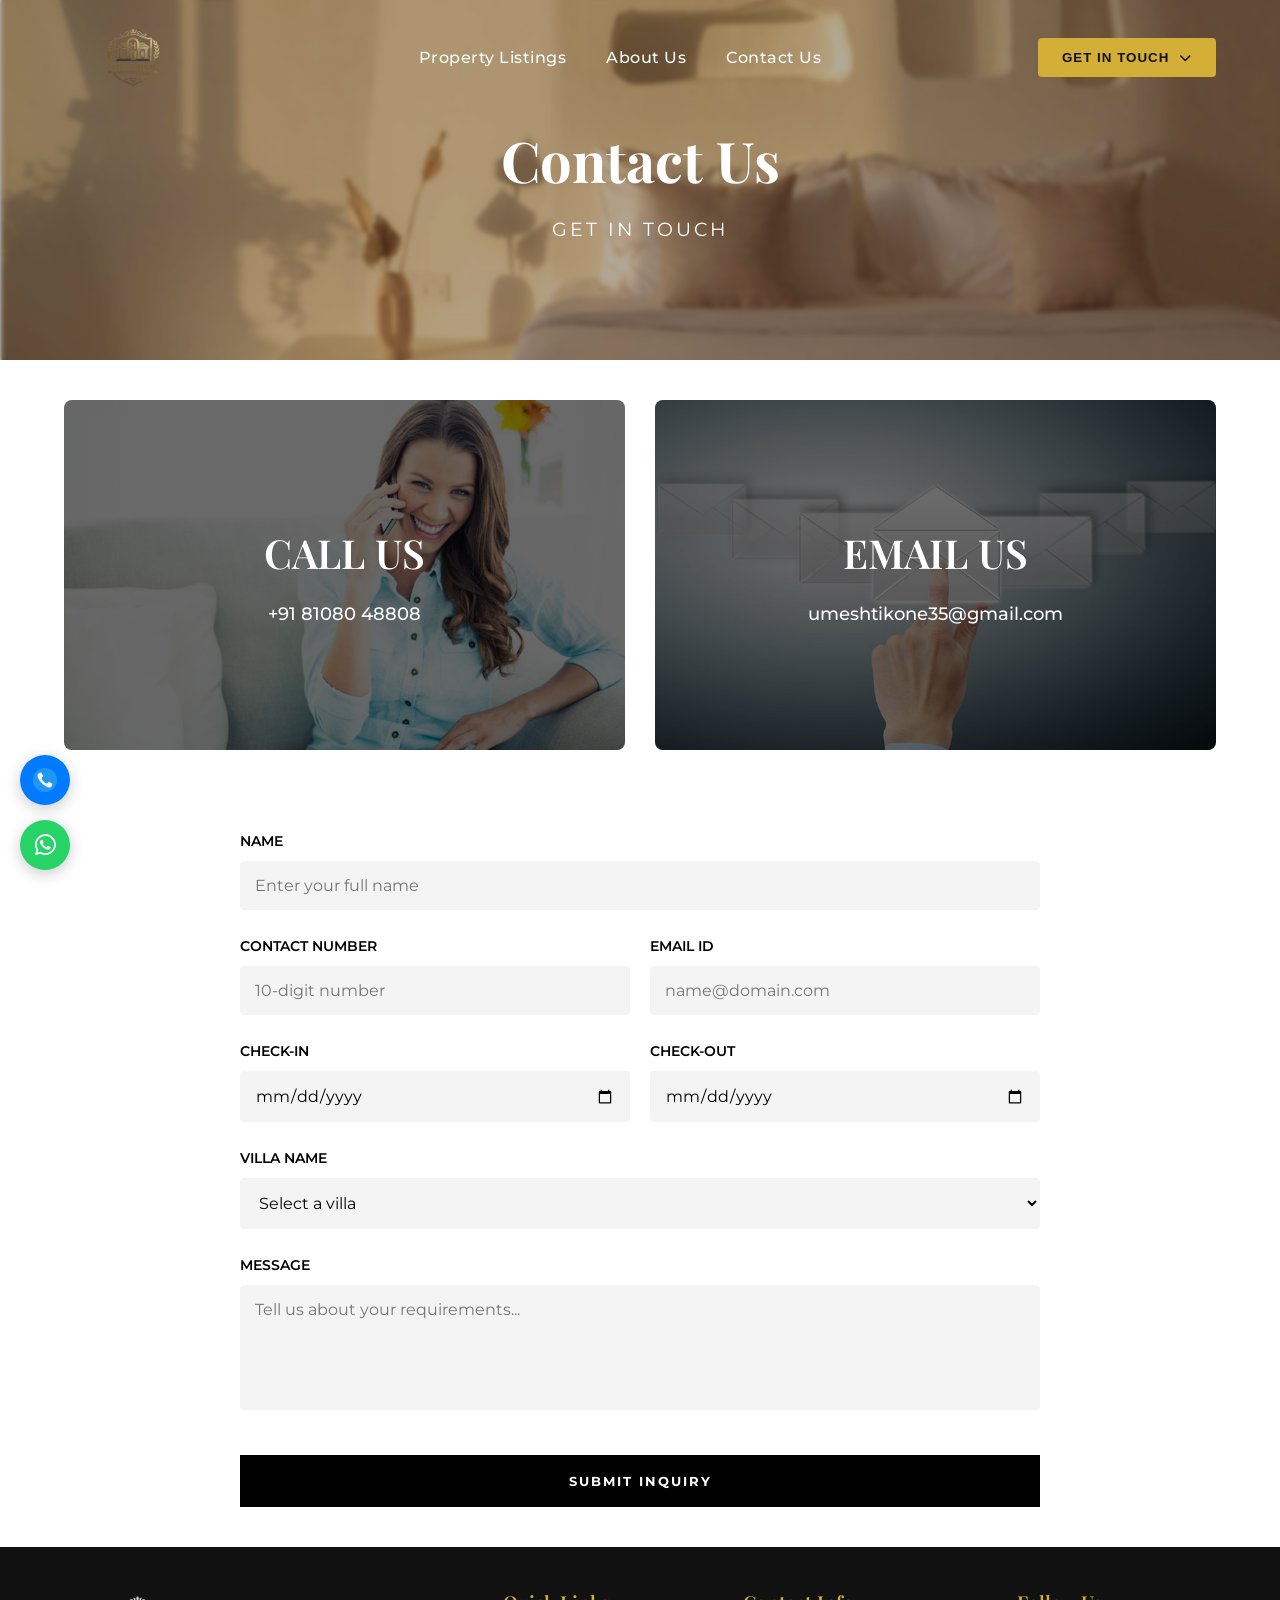
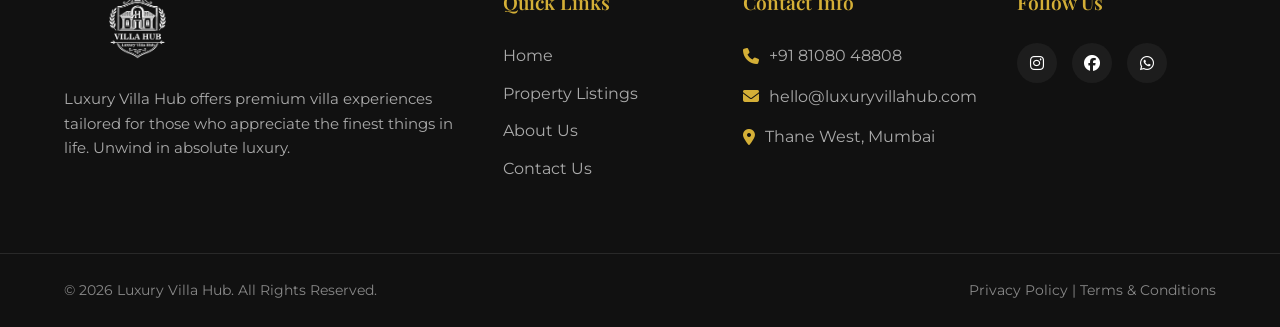
<file: contact_us.html>
<!DOCTYPE html>
<html lang="en">

<head>
    <meta charset="UTF-8">
    <meta name="viewport" content="width=device-width, initial-scale=1.0">
    <title>Contact Us - Luxury Villa Hub</title>
    <!-- Google Fonts for typography -->
    <link
        href="https://fonts.googleapis.com/css2?family=Playfair+Display:wght@400;600;700&family=Montserrat:wght@300;400;500;600&display=swap"
        rel="stylesheet">
    <link rel="stylesheet" href="css/style.css">

    <!-- FontAwesome for fallback icons -->
    <link rel="stylesheet" href="https://cdnjs.cloudflare.com/ajax/libs/font-awesome/6.4.0/css/all.min.css">

    <style>
        /* Specific Styles for Contact Us Page */
        :root {
            --soft-grey: #F4F4F4;
            --accent-black: #000000;
            --pure-white: #FFFFFF;
            --error-red: #D32F2F;
        }

        /* Section 1: Hero Header */
        .contact-hero {
            height: 40vh;
            min-height: 300px;
            background: url('assets/Contact_Us.png') no-repeat center center/cover;
            position: relative;
            display: flex;
            align-items: center;
            justify-content: center;
            text-align: center;
            color: var(--pure-white);
        }

        .contact-hero::before {
            content: '';
            position: absolute;
            top: 0;
            left: 0;
            width: 100%;
            height: 100%;
            background: rgba(0, 0, 0, 0.3);
            /* Blurred coastal view aesthetic overlay */
            backdrop-filter: blur(2px);
        }

        .hero-text {
            position: relative;
            z-index: 2;
        }

        .hero-text h1 {
            font-family: 'Playfair Display', serif;
            font-size: 3.5rem;
            margin-bottom: 10px;
            font-weight: 700;
        }

        .hero-text p {
            font-family: 'Montserrat', sans-serif;
            font-size: 1.2rem;
            text-transform: uppercase;
            letter-spacing: 3px;
            font-weight: 400;
        }

        /* Section 2: Contact Methods Grid */
        .contact-methods {
            padding: 40px 0;
            background-color: var(--pure-white);
        }

        .methods-grid {
            width: 90%;
            max-width: 1200px;
            margin: 0 auto;
            display: grid;
            grid-template-columns: 1fr 1fr;
            gap: 30px;
        }

        .method-card {
            height: 350px;
            position: relative;
            display: flex;
            align-items: center;
            justify-content: center;
            text-align: center;
            color: var(--pure-white);
            border-radius: 8px;
            overflow: hidden;
            text-decoration: none;
            transition: transform 0.3s ease;
        }

        .method-card:hover {
            transform: translateY(-5px);
        }

        .method-card img {
            position: absolute;
            top: 0;
            left: 0;
            width: 100%;
            height: 100%;
            object-fit: cover;
            z-index: 1;
        }

        .method-overlay {
            position: absolute;
            top: 0;
            left: 0;
            width: 100%;
            height: 100%;
            background: rgba(0, 0, 0, 0.4);
            z-index: 2;
        }

        .method-content {
            position: relative;
            z-index: 3;
            padding: 20px;
        }

        .method-content h2 {
            font-family: 'Playfair Display', serif;
            font-size: 2.5rem;
            margin-bottom: 15px;
            text-transform: uppercase;
        }

        .method-content p {
            font-family: 'Montserrat', sans-serif;
            font-size: 1.1rem;
            font-weight: 500;
        }

        /* Section 3: Inquiry Form */
        .inquiry-section {
            padding: 40px 0;
            background-color: var(--pure-white);
        }

        .form-container {
            width: 90%;
            max-width: 800px;
            margin: 0 auto;
        }

        .inquiry-form {
            display: flex;
            flex-direction: column;
            gap: 25px;
        }

        .form-row {
            display: grid;
            grid-template-columns: 1fr 1fr;
            gap: 20px;
        }

        .form-group {
            display: flex;
            flex-direction: column;
            gap: 8px;
        }

        .form-group label {
            font-family: 'Montserrat', sans-serif;
            font-weight: 600;
            font-size: 0.9rem;
            text-transform: uppercase;
            color: var(--accent-black);
        }

        .form-group input,
        .form-group textarea,
        .form-group select {
            padding: 15px;
            border: none;
            background-color: var(--soft-grey);
            font-family: 'Montserrat', sans-serif;
            font-size: 1rem;
            border-radius: 4px;
            outline: none;
            transition: background-color 0.3s ease;
        }

        .form-group textarea {
            resize: none;
        }

        .form-group input:focus,
        .form-group textarea:focus {
            background-color: #EBEBEB;
        }

        .submit-btn {
            background-color: var(--accent-black);
            color: var(--pure-white);
            padding: 18px;
            border: none;
            font-family: 'Montserrat', sans-serif;
            font-weight: 700;
            text-transform: uppercase;
            letter-spacing: 2px;
            cursor: pointer;
            transition: opacity 0.3s ease;
            margin-top: 20px;
        }

        .submit-btn:hover {
            opacity: 0.9;
        }

        /* Modal Styles */
        .modal {
            display: none;
            position: fixed;
            z-index: 2000;
            left: 0;
            top: 0;
            width: 100%;
            height: 100%;
            background-color: rgba(0, 0, 0, 0.6);
            align-items: center;
            justify-content: center;
        }

        .modal-content {
            background-color: var(--pure-white);
            padding: 50px;
            border-radius: 8px;
            text-align: center;
            max-width: 500px;
            width: 90%;
            position: relative;
            animation: modalFadeIn 0.4s ease;
        }

        .modal-content.error-content {
            border: 2px solid var(--error-red);
        }

        @keyframes modalFadeIn {
            from {
                opacity: 0;
                transform: translateY(-20px);
            }

            to {
                opacity: 1;
                transform: translateY(0);
            }
        }

        .modal-content h2 {
            font-family: 'Playfair Display', serif;
            margin-bottom: 20px;
        }

        .modal-content p {
            font-family: 'Montserrat', sans-serif;
            line-height: 1.6;
            margin-bottom: 30px;
        }

        .close-modal {
            background: var(--accent-black);
            color: var(--pure-white);
            padding: 12px 30px;
            border: none;
            cursor: pointer;
            font-weight: 600;
            text-transform: uppercase;
        }

        /* Mobile Responsive */
        @media (max-width: 768px) {
            .methods-grid {
                grid-template-columns: 1fr;
            }

            .form-row {
                grid-template-columns: 1fr;
            }

            .hero-text h1 {
                font-size: 2.5rem;
            }

            .method-card {
                height: 250px;
            }
        }
    </style>
</head>

<body>

    <!-- SECTION 1: Header -->
    <header class="site-header" id="siteHeader">
        <div class="header-container">
            <div class="logo-col">
                <a href="index.html"><img src="assets/Luxury_Villa_Hub_Logo.png" alt="Luxury Villa Hub Logo"
                        class="site-logo"></a>
            </div>
            <nav class="desktop-nav">
                <ul>
                    <li><a href="property_listings.html">Property Listings</a></li>
                    <li><a href="about_us.html">About Us</a></li>
                    <li><a href="contact_us.html" class="active">Contact Us</a></li>
                </ul>
            </nav>
            <div class="action-col">
                <div class="nav-dropdown">
                    <button class="btn-solid-gold hidden-mobile fw-bold">Get in Touch <i
                            class="fa-solid fa-chevron-down" style="font-size:12px; margin-left:5px;"></i></button>
                    <div class="nav-dropdown-content">
                        <a href="tel:+918108048808"><i class="fa-solid fa-phone" style="margin-right:8px;"></i>
                            Call: +91 81080 48808</a>
                        <a href="https://wa.me/918108048808" target="_blank"><i class="fa-brands fa-whatsapp"
                                style="margin-right:8px; color:#25D366;"></i> WhatsApp</a>
                    </div>
                </div>
                <button class="hamburger-menu" id="hamburgerMenu" aria-label="Toggle Menu">
                    <i class="fa-solid fa-bars"></i>
                </button>
            </div>
        </div>

        <!-- Mobile Menu Overlay -->
        <div class="mobile-menu" id="mobileMenu">
            <ul>
                <li><a href="property_listings.html">Property Listings</a></li>
                <li><a href="about_us.html">About Us</a></li>
                <li><a href="contact_us.html">Contact Us</a></li>
                <li class="mobile-dropdown-wrapper">
                    <button class="btn-solid-gold fw-bold" id="mobileGetInTouch"
                        style="width: 100%; text-align: left; display: flex; justify-content: space-between; align-items: center;">Get
                        in Touch <i class="fa-solid fa-chevron-down"></i></button>
                    <div class="mobile-dropdown-content" id="mobileContactDropdown">
                        <a href="tel:+918108048808"><i class="fa-solid fa-phone"></i> Call: +91 81080 48808</a>
                        <a href="https://wa.me/918108048808" target="_blank"><i class="fa-brands fa-whatsapp"
                                style="color:#25D366;"></i> WhatsApp</a>
                    </div>
                </li>
            </ul>
        </div>
    </header>

    <!-- Section 1: Hero Header -->
    <section class="contact-hero">
        <div class="hero-text">
            <h1>Contact Us</h1>
            <p>Get In Touch</p>
        </div>
    </section>

    <!-- Section 2: Contact Methods Grid -->
    <section class="contact-methods">
        <div class="methods-grid">
            <a href="tel:+918108048808" class="method-card">
                <img src="assets/call-us.jpeg" alt="Call Us"
                    onerror="this.src='https://images.unsplash.com/photo-1534536281715-e28d76689b4d?auto=format&fit=crop&q=80&w=800'">
                <div class="method-overlay"></div>
                <div class="method-content">
                    <h2>Call Us</h2>
                    <p>+91 81080 48808</p>
                </div>
            </a>
            <a href="mailto:umeshtikone35@gmail.com" class="method-card">
                <img src="assets/email-us.jpeg" alt="Email Us"
                    onerror="this.src='https://images.unsplash.com/photo-1557200134-90327ee9fafa?auto=format&fit=crop&q=80&w=800'">
                <div class="method-overlay"></div>
                <div class="method-content">
                    <h2>EMAIL US</h2>
                    <p>umeshtikone35@gmail.com</p>
                </div>
            </a>
        </div>
    </section>

    <!-- Section 3: Inquiry Form -->
    <section class="inquiry-section">
        <div class="form-container">
            <form id="inquiryForm" class="inquiry-form" novalidate>
                <div class="form-group">
                    <label for="name">Name</label>
                    <input type="text" id="name" placeholder="Enter your full name" required>
                </div>

                <div class="form-row">
                    <div class="form-group">
                        <label for="phone">Contact Number</label>
                        <input type="tel" id="phone" placeholder="10-digit number" pattern="[0-9]{10}" required
                            title="Please enter exactly 10 digits">
                    </div>
                    <div class="form-group">
                        <label for="email">Email Id</label>
                        <input type="email" id="email" placeholder="name@domain.com" required>
                    </div>
                </div>

                <div class="form-row">
                    <div class="form-group">
                        <label for="checkin">Check-in</label>
                        <input type="date" id="checkin" required>
                    </div>
                    <div class="form-group">
                        <label for="checkout">Check-out</label>
                        <input type="date" id="checkout" required>
                    </div>
                </div>

                <div class="form-group">
                    <label for="villa">Villa Name</label>
                    <select id="villa" required>
                        <option value="" disabled selected>Select a villa</option>
                        <option value="1BHK_In_Lonavala">1. 1BHK In Lonavala</option>
                        <option value="4BHK_In_Lonavala">2. 4BHK In Lonavala</option>
                        <option value="3BHK_In_Igatpuri">3. 3BHK In Igatpuri</option>
                        <option value="1BHK_In_Lonavala">4. 1BHK In Lonavala</option>
                        <option value="4BHK_In_Lonavala">5. 4BHK In Lonavala</option>
                        <option value="4BHK_In_Lonavala">6. 4BHK In Lonavala</option>

                    </select>
                </div>

                <div class="form-group">
                    <label for="message">Message</label>
                    <textarea id="message" rows="5" placeholder="Tell us about your requirements..."
                        required></textarea>
                </div>

                <button type="submit" class="submit-btn">Submit Inquiry</button>
            </form>
        </div>
    </section>

    <!-- Modal Popups -->
    <div id="resultModal" class="modal">
        <div class="modal-content" id="modalContent">
            <h2 id="modalTitle"></h2>
            <p id="modalMessage"></p>
            <button class="close-modal" id="closeModal">OK</button>
        </div>
    </div>

    <!-- Footer -->
    <footer class="site-footer">
        <div class="container footer-grid">
            <div class="footer-col brand-col">
                <a href="index.html"><img src="assets/Luxury_Villa_Hub_Logo.png" alt="Logo" class="footer-logo"></a>
                <p>Luxury Villa Hub offers premium villa experiences tailored for those who appreciate the finest things
                    in life. Unwind in absolute luxury.</p>
            </div>
            <div class="footer-col links-col">
                <h3>Quick Links</h3>
                <ul>
                    <li><a href="index.html">Home</a></li>
                    <li><a href="property_listings.html">Property Listings</a></li>
                    <li><a href="about_us.html">About Us</a></li>
                    <li><a href="contact_us.html">Contact Us</a></li>
                </ul>
            </div>
            <div class="footer-col contact-col">
                <h3>Contact Info</h3>
                <p><i class="fa-solid fa-phone"></i> +91 81080 48808</p>
                <p><i class="fa-solid fa-envelope"></i> hello@luxuryvillahub.com</p>
                <p><i class="fa-solid fa-location-dot"></i> Thane West, Mumbai</p>
            </div>
            <div class="footer-col social-col">
                <h3>Follow Us</h3>
                <div class="social-links">
                    <a href="#"><i class="fa-brands fa-instagram"></i></a>
                    <a href="#"><i class="fa-brands fa-facebook"></i></a>
                    <a href="#"><i class="fa-brands fa-whatsapp"></i></a>
                </div>
            </div>
        </div>
        <div class="footer-bottom">
            <div class="container flex-between">
                <p>&copy; 2026 Luxury Villa Hub. All Rights Reserved.</p>
                <p><a href="#">Privacy Policy</a> | <a href="#">Terms & Conditions</a></p>
            </div>
        </div>
    </footer>

    <!-- Fixed Side Buttons for Call & WhatsApp -->
    <div class="fixed-side-actions">
        <a href="tel:+918108048808" class="side-btn call-btn" title="Call Us">
            <img src="assets/Call.png" alt="Call"
                onerror="this.style.display='none'; this.nextElementSibling.style.display='flex';">
            <i class="fa-solid fa-phone fallback-side-icon" style="display:none;"></i>
        </a>
        <a href="https://wa.me/918108048808" class="side-btn whatsapp-btn" target="_blank" title="WhatsApp Us">
            <i class="fa-brands fa-whatsapp"></i>
        </a>
    </div>

    <!-- Scroll to Top Button -->
    <button id="scrollToTopBtn" class="scroll-top-btn" aria-label="Scroll to top"><i
            class="fa-solid fa-chevron-up"></i></button>

    <script src="js/main.js"></script>
    <script>
        const form = document.getElementById('inquiryForm');
        const modal = document.getElementById('resultModal');
        const modalContent = document.getElementById('modalContent');
        const modalTitle = document.getElementById('modalTitle');
        const modalMessage = document.getElementById('modalMessage');
        const closeModal = document.getElementById('closeModal');

        form.addEventListener('submit', function (e) {
            e.preventDefault();

            const name = document.getElementById('name').value;
            const phone = document.getElementById('phone').value;
            const email = document.getElementById('email').value;
            const checkin = document.getElementById('checkin').value;
            const checkout = document.getElementById('checkout').value;
            const villa = document.getElementById('villa').value;
            const message = document.getElementById('message').value;

            // Simple validation
            let errors = [];
            if (!name || !phone || !email || !checkin || !checkout || !villa || !message) {
                errors.push("Please fill in all fields.");
            }

            const phoneRegex = /^[0-9]{10}$/;
            if (phone && !phoneRegex.test(phone)) {
                errors.push("Phone number must be exactly 10 digits.");
            }

            const emailRegex = /^[^\s@]+@[^\s@]+\.[^\s@]+$/;
            if (email && !emailRegex.test(email)) {
                errors.push("Please enter a valid email address.");
            }

            if (errors.length > 0) {
                showModal("Error", errors.join("<br>"), true);
            } else {
                showModal("Thank You!", "Thank you! Our team member will get back to you at the earliest.", false);
                form.reset();
            }
        });

        function showModal(title, message, isError) {
            modalTitle.innerText = title;
            modalMessage.innerHTML = message;

            if (isError) {
                modalContent.classList.add('error-content');
            } else {
                modalContent.classList.remove('error-content');
            }

            modal.style.display = 'flex';
        }

        closeModal.addEventListener('click', () => {
            modal.style.display = 'none';
        });

        window.onclick = function (event) {
            if (event.target == modal) {
                modal.style.display = 'none';
            }
        }
    </script>
</body>

</html>
</file>
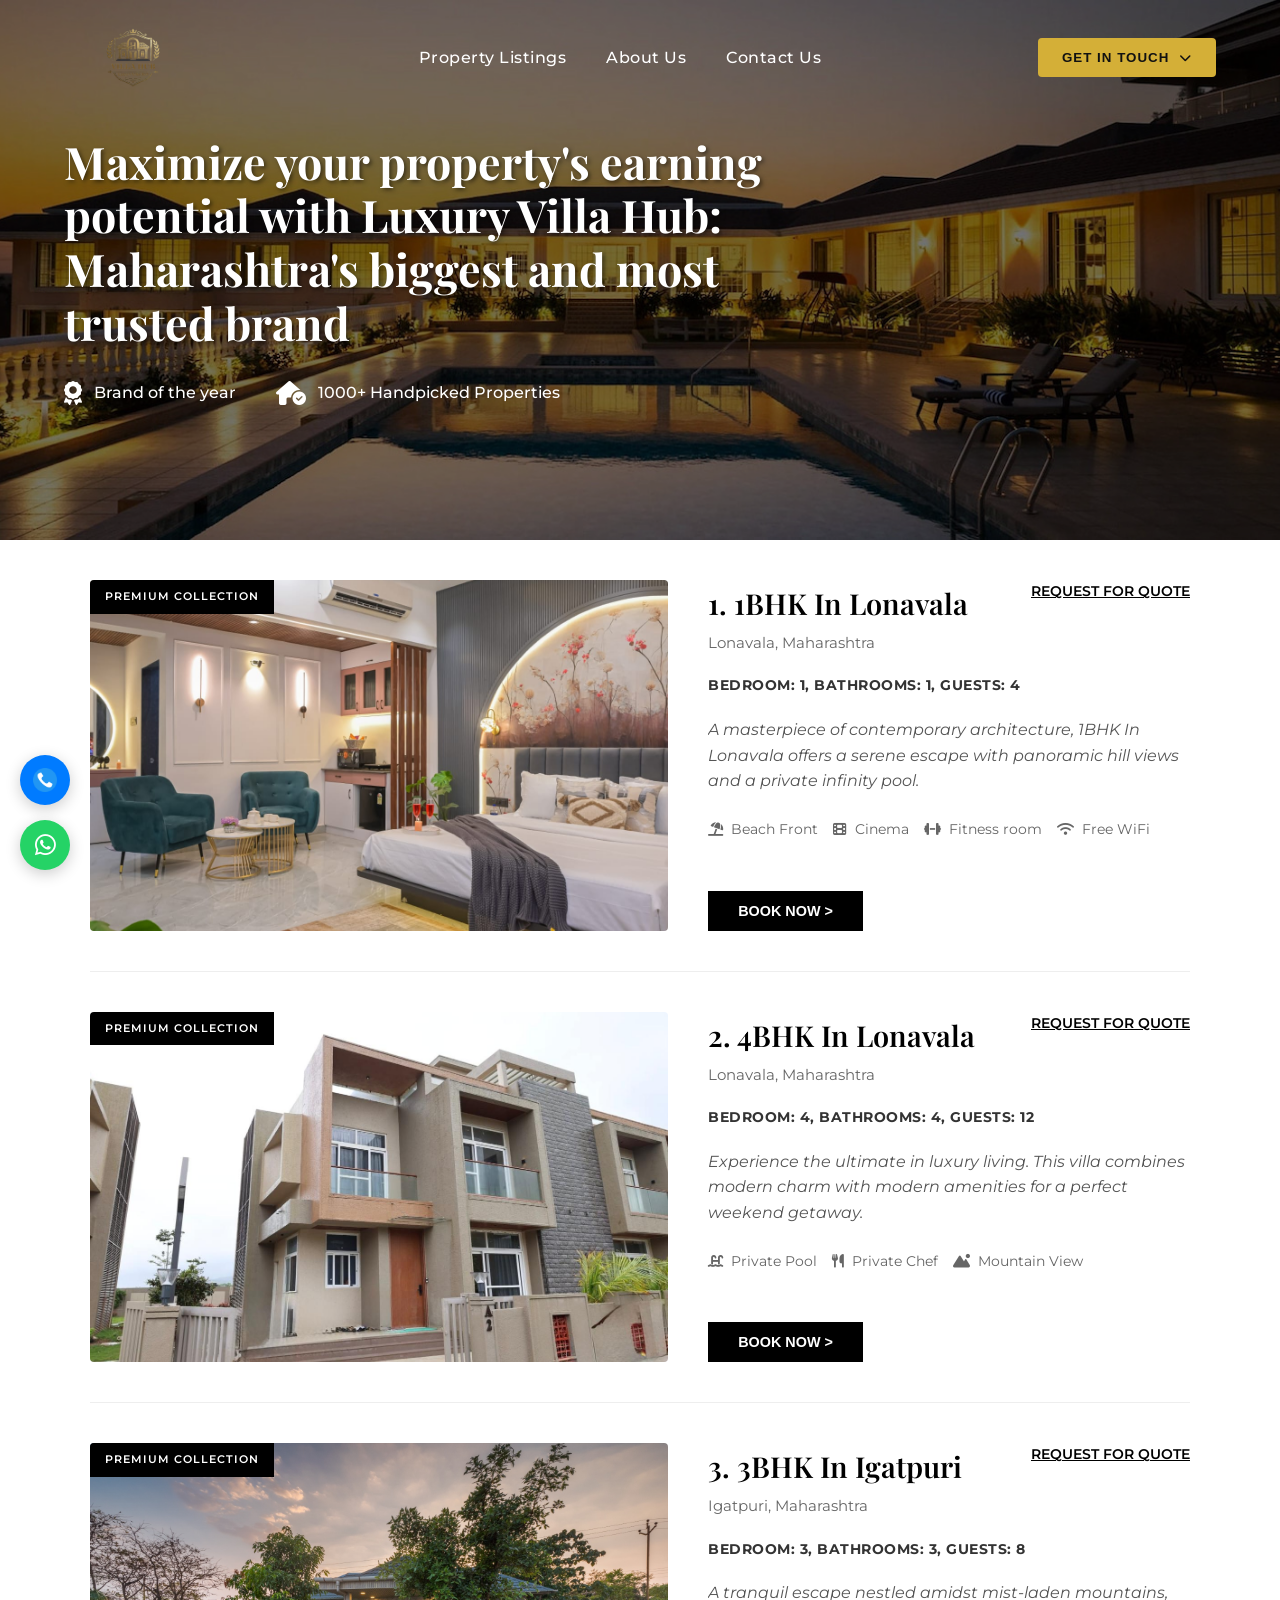
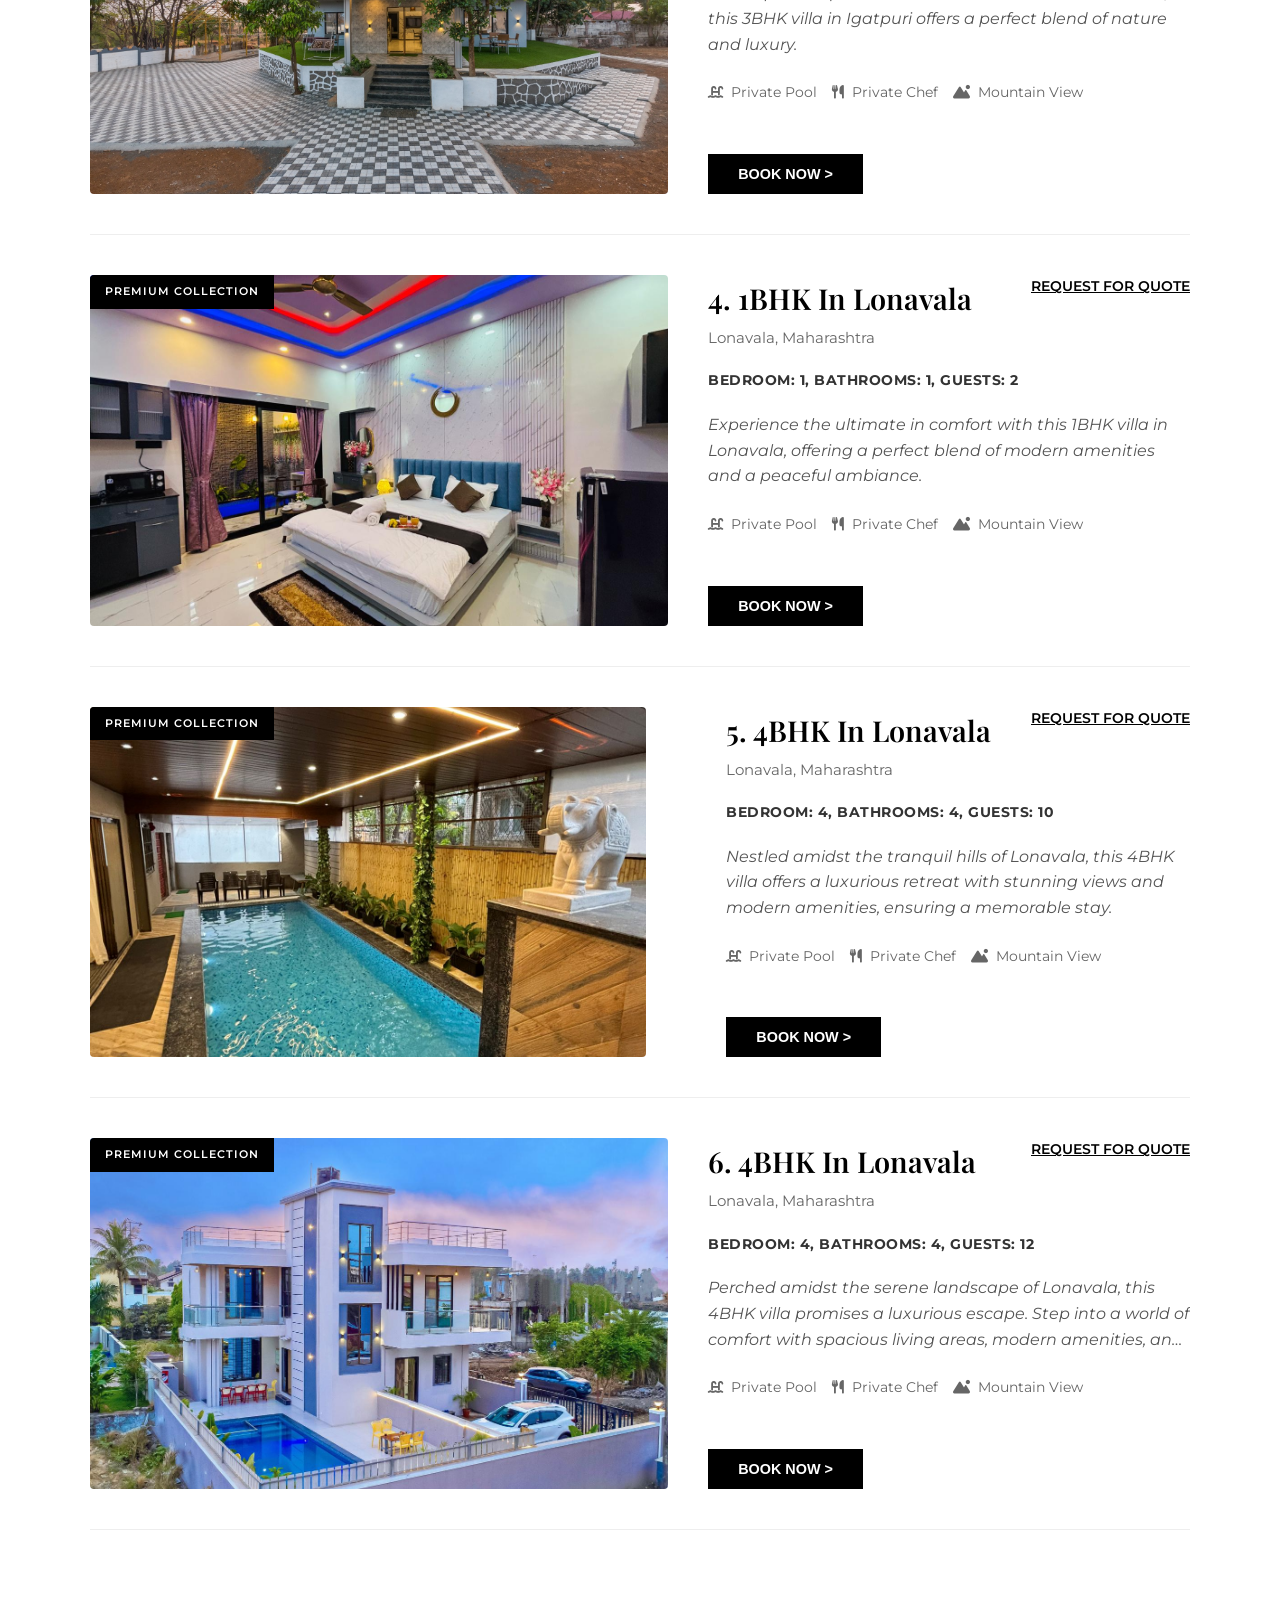
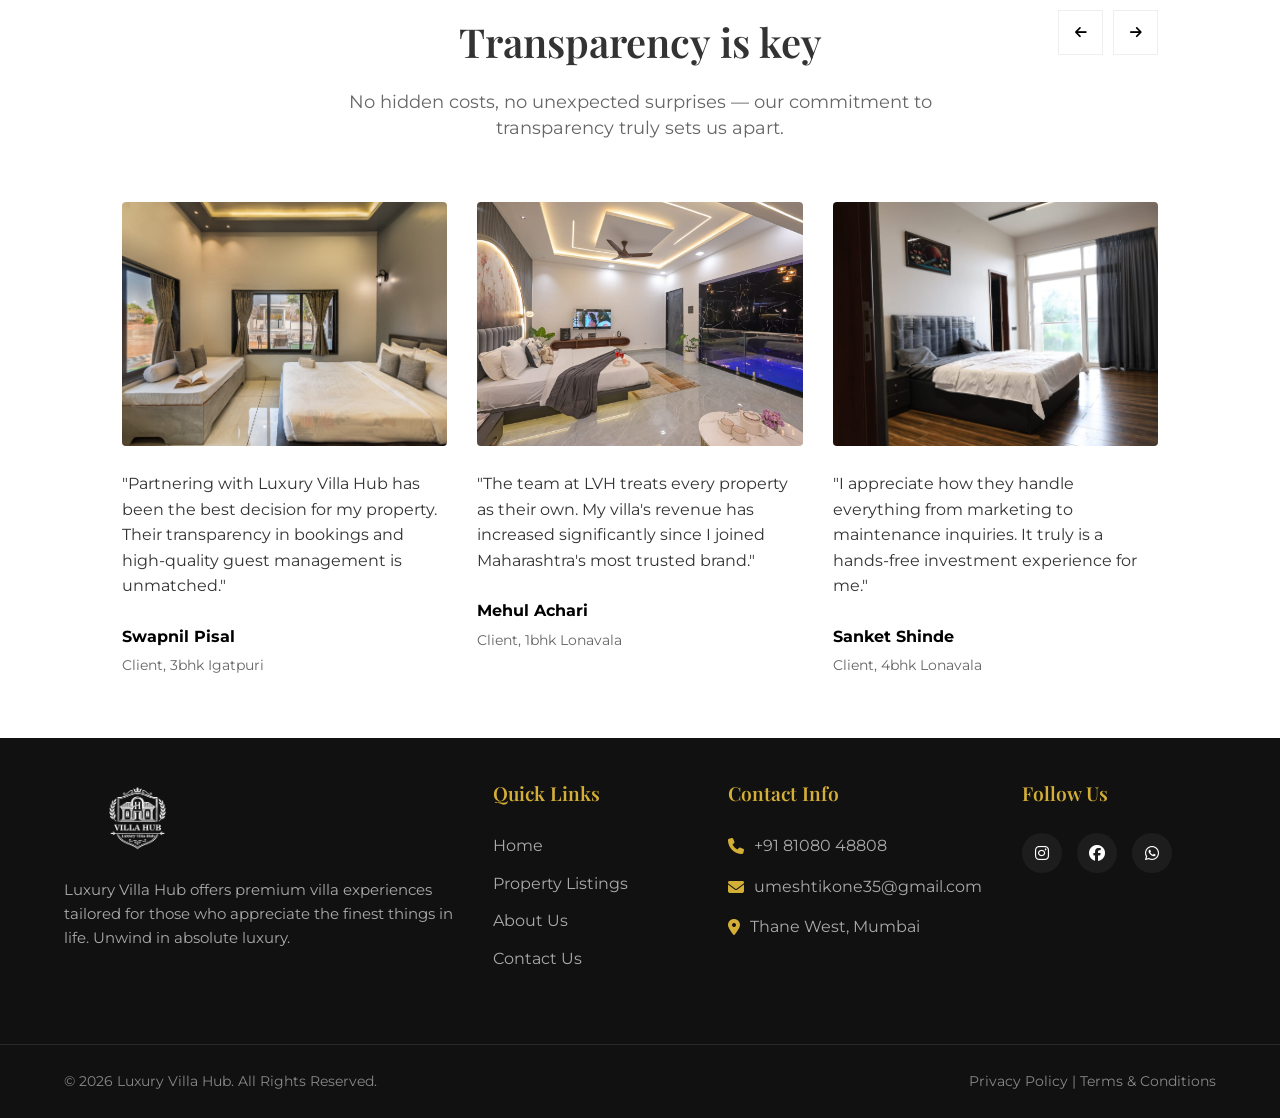
<file: property_listings.html>
<!DOCTYPE html>
<html lang="en">

<head>
    <meta charset="UTF-8">
    <meta name="viewport" content="width=device-width, initial-scale=1.0">
    <title>Property Listings - Luxury Villa Hub</title>
    <!-- Google Fonts for typography -->
    <link
        href="https://fonts.googleapis.com/css2?family=Playfair+Display:wght@400;600;700&family=Montserrat:wght@300;400;500;600&display=swap"
        rel="stylesheet">
    <link rel="stylesheet" href="css/style.css">

    <!-- FontAwesome for fallback icons -->
    <link rel="stylesheet" href="https://cdnjs.cloudflare.com/ajax/libs/font-awesome/6.4.0/css/all.min.css">

    <style>
        /* Specific Styles for Property Listings Hybrid Page */
        :root {
            --accent-black: #000000;
            --divider-grey: #EEEEEE;
            --pure-white: #FFFFFF;
        }

        body {
            background-color: var(--pure-white);
        }

        /* Section 1: Hero Partnership */
        .partnership-hero {
            position: relative;
            height: 60vh;
            min-height: 400px;
            background: url('assets/image.jpeg') no-repeat center center/cover;
            display: flex;
            align-items: center;
            color: var(--text-light);
        }

        .partnership-hero::before {
            content: '';
            position: absolute;
            top: 0;
            left: 0;
            width: 100%;
            height: 100%;
            background: rgba(0, 0, 0, 0.4);
        }

        .hero-container {
            position: relative;
            z-index: 2;
            width: 90%;
            max-width: 1200px;
            margin: 0 auto;
            text-align: left;
        }

        .hero-headline {
            font-family: 'Playfair Display', serif;
            font-size: clamp(1.8rem, 4vw, 2.8rem);
            font-weight: 700;
            max-width: 800px;
            line-height: 1.2;
            margin-bottom: 30px;
            text-shadow: 2px 2px 4px rgba(0, 0, 0, 0.5);
        }

        .trust-badges {
            display: flex;
            gap: 40px;
            margin-top: 20px;
        }

        .badge-item {
            display: flex;
            align-items: center;
            gap: 12px;
            font-size: 1rem;
            font-weight: 500;
        }

        .badge-item i {
            font-size: 1.5rem;
        }

        /* Section 2: Villa Listing Grid */
        .listing-grid-section {
            padding: 40px 0;
            background-color: var(--pure-white);
        }

        .listing-container {
            width: 90%;
            max-width: 1100px;
            margin: 0 auto;
            display: flex;
            flex-direction: column;
            gap: 40px;
        }

        .listing-card {
            display: flex;
            background: var(--pure-white);
            border-bottom: 1px solid var(--divider-grey);
            padding-bottom: 40px;
            gap: 40px;
        }

        .listing-image-col {
            flex: 1.2;
            position: relative;
            aspect-ratio: 16/9;
            overflow: hidden;
            border-radius: 4px;
        }

        .listing-image-col img {
            width: 100%;
            height: 100%;
            object-fit: cover;
            transition: transform 0.5s ease;
        }

        .listing-card:hover .listing-image-col img {
            transform: scale(1.05);
        }

        .ribbon-tag {
            position: absolute;
            top: 0;
            left: 0;
            background: var(--accent-black);
            color: var(--pure-white);
            padding: 8px 15px;
            font-size: 11px;
            font-weight: 600;
            letter-spacing: 1px;
            text-transform: uppercase;
            z-index: 2;
        }

        .listing-content-col {
            flex: 1;
            display: flex;
            flex-direction: column;
            justify-content: space-between;
        }

        .listing-header {
            display: flex;
            justify-content: space-between;
            align-items: flex-start;
            margin-bottom: 5px;
        }

        .listing-title {
            font-size: 1.8rem;
            color: var(--accent-black);
            margin: 0;
        }

        .quote-link {
            font-size: 0.9rem;
            font-weight: 600;
            text-decoration: underline;
            color: var(--accent-black);
            text-transform: uppercase;
        }

        .listing-loc {
            font-size: 0.95rem;
            color: var(--text-grey);
            margin-bottom: 20px;
        }

        .stats-row {
            font-weight: 700;
            font-size: 0.85rem;
            text-transform: uppercase;
            letter-spacing: 0.5px;
            margin-bottom: 20px;
        }

        .listing-desc {
            font-style: italic;
            font-size: 1rem;
            line-height: 1.6;
            color: #555;
            margin-bottom: 25px;
            display: -webkit-box;
            -webkit-line-clamp: 3;
            line-clamp: 3;
            -webkit-box-orient: vertical;
            overflow: hidden;
            max-height: 4.8rem;
        }

        .amenities-list {
            display: flex;
            flex-wrap: wrap;
            gap: 15px;
            margin-bottom: 30px;
        }

        .amenity-item {
            font-size: 0.85rem;
            color: var(--text-grey);
            display: flex;
            align-items: center;
            gap: 8px;
        }

        .listing-footer {
            display: flex;
            justify-content: space-between;
            align-items: center;
            padding-top: 20px;
        }

        .compare-box {
            display: flex;
            align-items: center;
            gap: 10px;
            font-size: 0.9rem;
            font-weight: 600;
            cursor: pointer;
        }

        .btn-details {
            background: var(--accent-black);
            color: var(--pure-white);
            padding: 12px 30px;
            font-size: 0.9rem;
            font-weight: 600;
            text-transform: uppercase;
            border: none;
            cursor: pointer;
            transition: opacity 0.3s ease;
        }

        .btn-details:hover {
            opacity: 0.8;
        }

        /* Section 3: Testimonial Carousel */
        .transparency-section {
            padding: 40px 0;
            background-color: var(--pure-white);
            position: relative;
        }

        .transparency-header {
            text-align: center;
            margin-bottom: 60px;
            position: relative;
        }

        .transparency-title {
            font-size: 2.5rem;
            margin-bottom: 15px;
        }

        .transparency-subtitle {
            font-size: 1.1rem;
            max-width: 700px;
            margin: 0 auto;
            line-height: 1.5;
            color: var(--text-grey);
            text-align: center;
        }

        .carousel-controls {
            position: absolute;
            top: 0;
            right: 5%;
            display: flex;
            gap: 10px;
        }

        .ctrl-btn {
            background: transparent;
            border: 1px solid var(--divider-grey);
            width: 45px;
            height: 45px;
            display: flex;
            align-items: center;
            justify-content: center;
            cursor: pointer;
            transition: all 0.3s ease;
        }

        .ctrl-btn:hover {
            background: var(--accent-black);
            color: var(--pure-white);
            border-color: var(--accent-black);
        }

        .testimonial-carousel {
            width: 90%;
            max-width: 1200px;
            margin: 0 auto;
            display: flex;
            gap: 30px;
            overflow-x: auto;
            scroll-snap-type: x mandatory;
            scrollbar-width: none;
            -ms-overflow-style: none;
            padding-bottom: 20px;
        }

        .testimonial-carousel::-webkit-scrollbar {
            display: none;
        }

        .testimonial-card {
            min-width: calc(33.333% - 20px);
            scroll-snap-align: start;
            display: flex;
            flex-direction: column;
            gap: 25px;
        }

        .testimonial-img {
            width: 100%;
            aspect-ratio: 4/3;
            overflow: hidden;
            border-radius: 4px;
        }

        .testimonial-img img {
            width: 100%;
            height: 100%;
            object-fit: cover;
        }

        .testimonial-quote {
            font-family: 'Montserrat', sans-serif;
            font-size: 1rem;
            line-height: 1.6;
            color: var(--text-dark);
            margin: 0;
        }

        .testimonial-author {
            display: flex;
            flex-direction: column;
            gap: 5px;
        }

        .author-name {
            font-weight: 700;
            color: var(--accent-black);
            font-size: 1rem;
        }

        .author-loc {
            color: var(--text-grey);
            font-size: 0.9rem;
        }

        /* Mobile Responsiveness */
        @media (max-width: 992px) {
            .testimonial-card {
                min-width: calc(50% - 15px);
            }
        }

        @media (max-width: 768px) {
            .listing-card {
                flex-direction: column;
                gap: 25px;
            }

            .listing-image-col {
                width: 100%;
            }

            .testimonial-card {
                min-width: 100%;
            }

            .carousel-controls {
                position: static;
                justify-content: center;
                margin-top: 30px;
            }

            .hero-headline {
                font-size: 2.2rem;
            }

            .trust-badges {
                flex-direction: column;
                gap: 15px;
            }
        }

        @media (max-width: 480px) {
            .hero-headline {
                font-size: 1.8rem;
            }

            .listing-container {
                gap: 30px;
            }

            .listing-info-col {
                padding: 0;
            }

            .trust-badges {
                gap: 10px;
            }
        }
    </style>
</head>

<body>

    <!-- SECTION 1: Header -->
    <header class="site-header" id="siteHeader">
        <div class="header-container">
            <div class="logo-col">
                <a href="index.html"><img src="assets/Luxury_Villa_Hub_Logo.png" alt="Luxury Villa Hub Logo"
                        class="site-logo"></a>
            </div>
            <nav class="desktop-nav">
                <ul>
                    <li><a href="property_listings.html">Property Listings</a></li>
                    <li><a href="about_us.html">About Us</a></li>
                    <li><a href="index.html#contact-us">Contact Us</a></li>
                </ul>
            </nav>
            <div class="action-col">
                <div class="nav-dropdown">
                    <button class="btn-solid-gold hidden-mobile fw-bold">Get in Touch <i
                            class="fa-solid fa-chevron-down" style="font-size:12px; margin-left:5px;"></i></button>
                    <div class="nav-dropdown-content">
                        <a href="tel:+918108048808"><i class="fa-solid fa-phone" style="margin-right:8px;"></i>
                            Call: +91 81080 48808</a>
                        <a href="https://wa.me/918108048808" target="_blank"><i class="fa-brands fa-whatsapp"
                                style="margin-right:8px; color:#25D366;"></i> WhatsApp</a>
                    </div>
                </div>
                <button class="hamburger-menu" id="hamburgerMenu" aria-label="Toggle Menu">
                    <i class="fa-solid fa-bars"></i>
                </button>
            </div>
        </div>

        <!-- Mobile Menu Overlay -->
        <div class="mobile-menu" id="mobileMenu">
            <ul>
                <li><a href="property_listings.html">Property Listings</a></li>
                <li><a href="about_us.html">About Us</a></li>
                <li><a href="index.html#contact-us">Contact Us</a></li>
                <li class="mobile-dropdown-wrapper">
                    <button class="btn-solid-gold fw-bold" id="mobileGetInTouch"
                        style="width: 100%; text-align: left; display: flex; justify-content: space-between; align-items: center;">Get
                        in Touch <i class="fa-solid fa-chevron-down"></i></button>
                    <div class="mobile-dropdown-content" id="mobileContactDropdown">
                        <a href="tel:+918108048808"><i class="fa-solid fa-phone"></i> Call: +91 81080 48808</a>
                        <a href="https://wa.me/918108048808" target="_blank"><i class="fa-brands fa-whatsapp"
                                style="color:#25D366;"></i> WhatsApp</a>
                    </div>
                </li>
            </ul>
        </div>
    </header>

    <!-- SECTION 1: Hero Partnership Header -->
    <section class="partnership-hero">
        <div class="hero-container">
            <h3 class="hero-headline">Maximize your property's earning potential with Luxury Villa Hub: Maharashtra's
                biggest and most trusted brand</h3>
            <div class="trust-badges">
                <div class="badge-item">
                    <i class="fa-solid fa-award"></i>
                    <span>Brand of the year</span>
                </div>
                <div class="badge-item">
                    <i class="fa-solid fa-house-circle-check"></i>
                    <span>1000+ Handpicked Properties</span>
                </div>
            </div>
        </div>
    </section>

    <!-- SECTION 2: Villa Listing Grid -->
    <section class="listing-grid-section">
        <div class="listing-container">

            <!-- Listing Item 1 -->
            <div class="listing-card">
                <div class="listing-image-col">
                    <span class="ribbon-tag">Premium Collection</span>
                    <a href="2_1bhk_lonawala.html"><img src="assets/02_1BHK_Lonawala/02_01.jpeg"
                            alt="1BHK In Lonavala"></a>
                </div>
                <div class="listing-content-col">
                    <div>
                        <div class="listing-header">
                            <h2 class="listing-title">1. 1BHK In Lonavala</h2>
                            <a href="2_1bhk_lonawala.html" class="quote-link">Request for Quote</a>
                        </div>
                        <p class="listing-loc">Lonavala, Maharashtra</p>
                        <p class="stats-row">Bedroom: 1, Bathrooms: 1, Guests: 4</p>
                        <p class="listing-desc">A masterpiece of contemporary architecture, 1BHK In Lonavala offers a
                            serene escape with panoramic hill views and a private infinity pool.</p>
                        <div class="amenities-list">
                            <span class="amenity-item"><i class="fa-solid fa-umbrella-beach"></i> Beach Front</span>
                            <span class="amenity-item"><i class="fa-solid fa-film"></i> Cinema</span>
                            <span class="amenity-item"><i class="fa-solid fa-dumbbell"></i> Fitness room</span>
                            <span class="amenity-item"><i class="fa-solid fa-wifi"></i> Free WiFi</span>
                        </div>
                    </div>
                    <div class="listing-footer">
                        <!-- <label class="compare-box">
                            <input type="checkbox"> COMPARE
                        </label> -->
                        <a href="contact_us.html">
                            <button class="btn-details">Book Now ></button>
                        </a>
                    </div>
                </div>
            </div>

            <!-- Listing Item 2 -->
            <div class="listing-card">
                <div class="listing-image-col">
                    <span class="ribbon-tag">Premium Collection</span>
                    <a href="4_4bhk_lonawala.html"><img src="assets/04_4bhk_Lonawala/04_01.jpeg"
                            alt="The Azure Retreat">
                    </a>
                </div>
                <div class="listing-content-col">
                    <div>
                        <div class="listing-header">
                            <h2 class="listing-title">2. 4BHK In Lonavala</h2>
                            <a href="4_4bhk_lonawala.html" class="quote-link">Request for Quote</a>
                        </div>
                        <p class="listing-loc">Lonavala, Maharashtra</p>
                        <p class="stats-row">Bedroom: 4, Bathrooms: 4, Guests: 12</p>
                        <p class="listing-desc">Experience the ultimate in luxury living. This villa combines modern
                            charm with modern amenities for a perfect weekend getaway.</p>
                        <div class="amenities-list">
                            <span class="amenity-item"><i class="fa-solid fa-water-ladder"></i> Private Pool</span>
                            <span class="amenity-item"><i class="fa-solid fa-utensils"></i> Private Chef</span>
                            <span class="amenity-item"><i class="fa-solid fa-mountain-sun"></i> Mountain View</span>
                        </div>
                    </div>
                    <div class="listing-footer">
                        <!-- <label class="compare-box">
                            <input type="checkbox"> COMPARE
                        </label> -->
                        <a href="contact_us.html">
                            <button class="btn-details">Book Now ></button>
                        </a>
                    </div>
                </div>
            </div>

            <!-- Listing Item 3 -->
            <div class="listing-card">
                <div class="listing-image-col">
                    <span class="ribbon-tag">Premium Collection</span>
                    <a href="5_3bhk_Igatpuri.html"><img src="assets/05_3bhk_Igatpuri/05_01.jpeg"
                            alt="The Azure Retreat">
                    </a>
                </div>
                <div class="listing-content-col">
                    <div>
                        <div class="listing-header">
                            <h2 class="listing-title">3. 3BHK In Igatpuri</h2>
                            <a href="5_3bhk_Igatpuri.html" class="quote-link">Request for Quote</a>
                        </div>
                        <p class="listing-loc">Igatpuri, Maharashtra</p>
                        <p class="stats-row">Bedroom: 3, Bathrooms: 3, Guests: 8</p>
                        <p class="listing-desc">A tranquil escape nestled amidst mist-laden mountains, this 3BHK villa
                            in Igatpuri offers a perfect blend of nature and luxury.</p>
                        <div class="amenities-list">
                            <span class="amenity-item"><i class="fa-solid fa-water-ladder"></i> Private Pool</span>
                            <span class="amenity-item"><i class="fa-solid fa-utensils"></i> Private Chef</span>
                            <span class="amenity-item"><i class="fa-solid fa-mountain-sun"></i> Mountain View</span>
                        </div>
                    </div>
                    <div class="listing-footer">
                        <!-- <label class="compare-box">
                            <input type="checkbox"> COMPARE
                        </label> -->
                        <a href="contact_us.html">
                            <button class="btn-details">Book Now ></button>
                        </a>
                    </div>
                </div>
            </div>

            <!-- Listing Item 4 -->
            <div class="listing-card">
                <div class="listing-image-col">
                    <span class="ribbon-tag">Premium Collection</span>
                    <a href="1_1bhk_lonawala.html"><img src="assets/Silken_Retreat/SR_01.jpeg" alt="1BHK In Lonavala">
                    </a>
                </div>
                <div class="listing-content-col">
                    <div>
                        <div class="listing-header">
                            <h2 class="listing-title">4. 1BHK In Lonavala</h2>
                            <a href="1_1bhk_lonawala.html" class="quote-link">Request for Quote</a>
                        </div>
                        <p class="listing-loc">Lonavala, Maharashtra</p>
                        <p class="stats-row">Bedroom: 1, Bathrooms: 1, Guests: 2</p>
                        <p class="listing-desc">Experience the ultimate in comfort with this 1BHK villa in Lonavala,
                            offering a perfect blend of modern amenities and a peaceful ambiance.</p>
                        <div class="amenities-list">
                            <span class="amenity-item"><i class="fa-solid fa-water-ladder"></i> Private Pool</span>
                            <span class="amenity-item"><i class="fa-solid fa-utensils"></i> Private Chef</span>
                            <span class="amenity-item"><i class="fa-solid fa-mountain-sun"></i> Mountain View</span>
                        </div>
                    </div>
                    <div class="listing-footer">
                        <!-- <label class="compare-box">
                            <input type="checkbox"> COMPARE
                        </label> -->
                        <a href="contact_us.html">
                            <button class="btn-details">Book Now ></button>
                        </a>
                    </div>
                </div>
            </div>

            <!-- Listing Item 5 -->
            <div class="listing-card">
                <div class="listing-image-col">
                    <span class="ribbon-tag">Premium Collection</span>
                    <a href="3_4bhk_lonawala.html"><img src="assets/03_4bhk_Lonawala/03_01.jpeg" alt="4BHK In Lonavala">
                </div>
                <div class="listing-content-col">
                    <div>
                        <div class="listing-header">
                            <h2 class="listing-title">5. 4BHK In Lonavala</h2>
                            <a href="3_4bhk_lonawala.html" class="quote-link">Request for Quote</a>
                        </div>
                        <p class="listing-loc">Lonavala, Maharashtra</p>
                        <p class="stats-row">Bedroom: 4, Bathrooms: 4, Guests: 10</p>
                        <p class="listing-desc">Nestled amidst the tranquil hills of Lonavala, this 4BHK villa offers a
                            luxurious retreat with stunning views and modern amenities, ensuring a memorable stay.</p>
                        <div class="amenities-list">
                            <span class="amenity-item"><i class="fa-solid fa-water-ladder"></i> Private Pool</span>
                            <span class="amenity-item"><i class="fa-solid fa-utensils"></i> Private Chef</span>
                            <span class="amenity-item"><i class="fa-solid fa-mountain-sun"></i> Mountain View</span>
                        </div>
                    </div>
                    <div class="listing-footer">
                        <!-- <label class="compare-box">
                            <input type="checkbox"> COMPARE
                        </label> -->
                        <a href="contact_us.html">
                            <button class="btn-details">Book Now ></button>
                        </a>
                    </div>
                </div>
            </div>

            <!-- Listing Item 6 -->
            <div class="listing-card">
                <div class="listing-image-col">
                    <span class="ribbon-tag">Premium Collection</span>
                    <a href="6_4bhk_lonawala.html"><img src="assets/06_4bhk_Lonavala/06_01.jpeg" alt="4BHK In Lonavala">
                    </a>
                </div>
                <div class="listing-content-col">
                    <div>
                        <div class="listing-header">
                            <h2 class="listing-title">6. 4BHK In Lonavala</h2>
                            <a href="6_4bhk_lonawala.html" class="quote-link">Request for Quote</a>
                        </div>
                        <p class="listing-loc">Lonavala, Maharashtra</p>
                        <p class="stats-row">Bedroom: 4, Bathrooms: 4, Guests: 12</p>
                        <p class="listing-desc">Perched amidst the serene landscape of Lonavala, this 4BHK villa
                            promises a luxurious escape. Step into a world of comfort with spacious living areas, modern
                            amenities, and breathtaking views.</p>
                        <div class="amenities-list">
                            <span class="amenity-item"><i class="fa-solid fa-water-ladder"></i> Private Pool</span>
                            <span class="amenity-item"><i class="fa-solid fa-utensils"></i> Private Chef</span>
                            <span class="amenity-item"><i class="fa-solid fa-mountain-sun"></i> Mountain View</span>
                        </div>
                    </div>
                    <div class="listing-footer">
                        <!-- <label class="compare-box">
                            <input type="checkbox"> COMPARE
                        </label> -->
                        <a href="contact_us.html">
                            <button class="btn-details">Book Now ></button>
                        </a>
                    </div>
                </div>
            </div>




        </div>
    </section>

    <!-- SECTION 3: Testimonial Carousel -->
    <section class="transparency-section">
        <div class="container">
            <div class="transparency-header">
                <h2 class="transparency-title">Transparency is key</h2>
                <p class="transparency-subtitle">No hidden costs, no unexpected surprises — our commitment to
                    transparency truly sets us apart.</p>
                <div class="carousel-controls">
                    <button class="ctrl-btn" id="prevBtn"><i class="fa-solid fa-arrow-left"></i></button>
                    <button class="ctrl-btn" id="nextBtn"><i class="fa-solid fa-arrow-right"></i></button>
                </div>
            </div>

            <div class="testimonial-carousel" id="testimonialSlider">
                <!-- Testimonial 1 -->
                <div class="testimonial-card">
                    <div class="testimonial-img">
                        <img src="assets/05_3bhk_Igatpuri/05_12.jpeg" alt="Villa Owner">
                    </div>
                    <p class="testimonial-quote">"Partnering with Luxury Villa Hub has been the best decision for my
                        property. Their transparency in bookings and high-quality guest management is unmatched."</p>
                    <div class="testimonial-author">
                        <span class="author-name">Swapnil Pisal</span>
                        <span class="author-loc">Client, 3bhk Igatpuri</span>
                    </div>
                </div>
                <!-- Testimonial 2 -->
                <div class="testimonial-card">
                    <div class="testimonial-img">
                        <img src="assets/02_1BHK_Lonawala/02_07.jpeg" alt="Villa Owner">
                    </div>
                    <p class="testimonial-quote">"The team at LVH treats every property as their own. My villa's revenue
                        has increased significantly since I joined Maharashtra's most trusted brand."</p>
                    <div class="testimonial-author">
                        <span class="author-name">Mehul Achari</span>
                        <span class="author-loc">Client, 1bhk Lonavala</span>
                    </div>
                </div>
                <!-- Testimonial 3 -->
                <div class="testimonial-card">
                    <div class="testimonial-img">
                        <img src="assets/04_4bhk_Lonawala/04_10.jpeg" alt="Villa Owner">
                    </div>
                    <p class="testimonial-quote">"I appreciate how they handle everything from marketing to maintenance
                        inquiries. It truly is a hands-free investment experience for me."</p>
                    <div class="testimonial-author">
                        <span class="author-name">Sanket Shinde</span>
                        <span class="author-loc">Client, 4bhk Lonavala</span>
                    </div>
                </div>
            </div>
        </div>
    </section>

    <!-- SECTION 7: Footer -->
    <footer class="site-footer">
        <div class="container footer-grid">
            <div class="footer-col brand-col">
                <a href="index.html"><img src="assets/Luxury_Villa_Hub_Logo.png" alt="Logo" class="footer-logo"></a>
                <p>Luxury Villa Hub offers premium villa experiences tailored for those who appreciate the finest things
                    in life. Unwind in absolute luxury.</p>
            </div>
            <div class="footer-col links-col">
                <h3>Quick Links</h3>
                <ul>
                    <li><a href="index.html">Home</a></li>
                    <li><a href="index.html#property-listings">Property Listings</a></li>
                    <li><a href="about_us.html">About Us</a></li>
                    <li><a href="index.html#contact-us">Contact Us</a></li>
                </ul>
            </div>
            <div class="footer-col contact-col">
                <h3>Contact Info</h3>
                <p><i class="fa-solid fa-phone"></i> +91 81080 48808</p>
                <p><i class="fa-solid fa-envelope"></i> umeshtikone35@gmail.com</p>
                <p><i class="fa-solid fa-location-dot"></i> Thane West, Mumbai</p>
            </div>
            <div class="footer-col social-col">
                <h3>Follow Us</h3>
                <div class="social-links">
                    <a href="#"><i class="fa-brands fa-instagram"></i></a>
                    <a href="#"><i class="fa-brands fa-facebook"></i></a>
                    <a href="#"><i class="fa-brands fa-whatsapp"></i></a>
                </div>
            </div>
        </div>
        <div class="footer-bottom">
            <div class="container flex-between">
                <p>&copy; 2026 Luxury Villa Hub. All Rights Reserved.</p>
                <p><a href="#">Privacy Policy</a> | <a href="#">Terms & Conditions</a></p>
            </div>
        </div>
    </footer>

    <!-- Fixed Side Buttons for Call & WhatsApp -->
    <div class="fixed-side-actions">
        <a href="tel:+918108048808" class="side-btn call-btn" title="Call Us">
            <img src="assets/Call.png" alt="Call"
                onerror="this.style.display='none'; this.nextElementSibling.style.display='flex';">
            <i class="fa-solid fa-phone fallback-side-icon" style="display:none;"></i>
        </a>
        <a href="https://wa.me/918108048808" class="side-btn whatsapp-btn" target="_blank" title="WhatsApp Us">
            <i class="fa-brands fa-whatsapp"></i>
        </a>
    </div>

    <!-- Scroll to Top Button -->
    <button id="scrollToTopBtn" class="scroll-top-btn" aria-label="Scroll to top"><i
            class="fa-solid fa-chevron-up"></i></button>

    <script src="js/main.js"></script>
    <script>
        // Testimonial Carousel Logic
        const slider = document.getElementById('testimonialSlider');
        const prevBtn = document.getElementById('prevBtn');
        const nextBtn = document.getElementById('nextBtn');

        nextBtn.addEventListener('click', () => {
            slider.scrollBy({ left: slider.offsetWidth / 3, behavior: 'smooth' });
        });

        prevBtn.addEventListener('click', () => {
            slider.scrollBy({ left: -slider.offsetWidth / 3, behavior: 'smooth' });
        });
    </script>

</body>

</html>
</file>
<file: css/style.css>
/* CSS Variables */
:root {
  --primary-gold: #D4AF37;
  --primary-gold-hover: #b5952f;
  --dark-bg: #111111;
  --dark-overlay: rgba(0, 0, 0, 0.4);
  --light-bg: #f9f9f9;
  --peach-scroll: #FFE5D9;
  --peach-highlight: #FFF0EB;
  --text-dark: #333333;
  --text-light: #ffffff;
  --text-grey: #666666;
  --font-heading: 'Playfair Display', serif;
  --font-body: 'Montserrat', sans-serif;
  --transition-fast: 0.3s ease;
  --transition-smooth: 0.5s cubic-bezier(0.25, 0.8, 0.25, 1);
}

/* Reset & Base Styles */
* {
  margin: 0;
  padding: 0;
  box-sizing: border-box;
}

body {
  font-family: var(--font-body);
  color: var(--text-dark);
  line-height: 1.6;
  background-color: var(--light-bg);
  overflow-x: hidden;
}

h1,
h2,
h3,
h4,
h5,
h6 {
  font-family: var(--font-heading);
  font-weight: 600;
}

a {
  text-decoration: none;
  color: inherit;
  transition: var(--transition-fast);
}

ul {
  list-style: none;
}

img {
  max-width: 100%;
  height: auto;
  display: block;
}

.container {
  width: 90%;
  max-width: 1200px;
  margin: 0 auto;
}

/* Buttons */
.btn-outline-gold {
  border: 1px solid var(--primary-gold);
  color: var(--primary-gold);
  padding: 10px 24px;
  border-radius: 4px;
  font-weight: 500;
  text-transform: uppercase;
  letter-spacing: 1px;
  background: transparent;
  cursor: pointer;
  display: inline-block;
  backdrop-filter: blur(5px);
}

.btn-outline-gold:hover {
  background: var(--primary-gold);
  color: var(--text-light);
  box-shadow: 0 0 15px rgba(212, 175, 55, 0.4);
}

.btn-solid-gold {
  background: var(--primary-gold);
  color: var(--text-light);
  padding: 12px 24px;
  border-radius: 4px;
  font-weight: 500;
  text-transform: uppercase;
  letter-spacing: 1px;
  display: inline-block;
  border: none;
  cursor: pointer;
}

.btn-solid-gold:hover {
  background: var(--primary-gold-hover);
}

.btn-text {
  color: var(--primary-gold);
  font-weight: 500;
  display: inline-flex;
  align-items: center;
  gap: 8px;
}

.btn-text:hover {
  gap: 12px;
  /* Slight movement arrow */
}

/* SECTION 1: Header */
.site-header {
  position: fixed;
  top: 0;
  left: 0;
  width: 100%;
  z-index: 1000;
  transition: background-color var(--transition-smooth), box-shadow var(--transition-smooth);
  background-color: transparent;
  padding: 20px 0;
}

.site-header.scrolled {
  background-color: var(--peach-scroll);
  box-shadow: 0 4px 10px rgba(0, 0, 0, 0.05);
  padding: 10px 0;
}

.header-container {
  display: flex;
  justify-content: space-between;
  align-items: center;
  width: 90%;
  max-width: 1200px;
  margin: 0 auto;
}

.logo-col .site-logo {
  height: 75px;
  width: auto;
  transition: var(--transition-fast);
}

.site-header.scrolled .site-logo {
  height: 60px;
}

.desktop-nav ul {
  display: flex;
  gap: 40px;
}

.desktop-nav a {
  color: var(--text-light);
  font-weight: 500;
  letter-spacing: 0.5px;
  position: relative;
}

.site-header.scrolled .desktop-nav a {
  color: var(--text-dark);
}

.site-header.scrolled .btn-outline-gold {
  color: var(--text-dark);
  border-color: var(--text-dark);
}

.site-header.scrolled .btn-outline-gold:hover {
  background: var(--text-dark);
  color: var(--peach-scroll);
}

.desktop-nav a::after {
  content: '';
  position: absolute;
  bottom: -5px;
  left: 0;
  width: 0%;
  height: 1px;
  background-color: var(--primary-gold);
  transition: var(--transition-fast);
}

.desktop-nav a:hover::after {
  width: 100%;
}

.hamburger-menu {
  display: none;
  background: none;
  border: none;
  color: var(--text-light);
  font-size: 24px;
  cursor: pointer;
}

.site-header.scrolled .hamburger-menu {
  color: var(--text-dark);
}

/* Common Utility */
.fw-bold {
  font-weight: 700 !important;
  color: #111 !important;
}

/* Nav Dropdown */
.nav-dropdown {
  position: relative;
  display: inline-block;
}

.nav-dropdown-content {
  display: none;
  position: absolute;
  right: 0;
  top: 100%;
  background-color: var(--light-bg);
  min-width: 220px;
  box-shadow: 0px 8px 16px 0px rgba(0,0,0,0.1);
  z-index: 1;
  border-radius: 4px;
  padding: 10px 0;
  margin-top: 15px; /* added gap for hover bridge */
}

/* Bridge the gap so hover doesn't break */
.nav-dropdown::after {
  content: "";
  position: absolute;
  bottom: -15px;
  left: 0;
  right: 0;
  height: 15px;
}

.nav-dropdown-content a {
  color: var(--text-dark);
  padding: 12px 20px;
  text-decoration: none;
  display: flex;
  align-items: center;
  font-size: 15px;
  font-weight: 500;
  transition: var(--transition-fast);
}

.nav-dropdown-content a:hover {
  background-color: var(--peach-highlight);
  color: var(--primary-gold);
}

.nav-dropdown:hover .nav-dropdown-content {
  display: block;
}

/* Mobile Dropdown */
.mobile-dropdown-wrapper {
  width: 100%;
}

.mobile-dropdown-content {
  display: none; /* hidden by default */
  flex-direction: column;
  padding: 10px;
  background-color: var(--peach-highlight);
  border-radius: 4px;
  margin-top: 10px;
}

.mobile-dropdown-content.show {
  display: flex;
}

.mobile-dropdown-content a {
  padding: 10px 15px;
  font-size: 16px;
  border-bottom: 1px solid rgba(0,0,0,0.05);
}

.mobile-dropdown-content a:last-child {
  border-bottom: none;
}

/* Mobile Menu */
.mobile-menu {
  position: fixed;
  top: 0;
  right: -100%;
  width: 300px;
  height: 100vh;
  background-color: var(--light-bg);
  box-shadow: -5px 0 15px rgba(0, 0, 0, 0.1);
  transition: var(--transition-smooth);
  z-index: 1001;
  display: flex;
  flex-direction: column;
  padding: 80px 30px;
}

.mobile-menu.active {
  right: 0;
}

.mobile-menu ul {
  display: flex;
  flex-direction: column;
  gap: 25px;
}

.mobile-menu a {
  color: var(--text-dark);
  font-size: 18px;
  font-weight: 500;
}

/* SECTION 1 (Part 2): Hero */
.hero-section {
  height: 100vh;
  background-size: cover;
  background-position: center;
  position: relative;
  display: flex;
  align-items: center;
  justify-content: center;
  text-align: center;
}

.hero-overlay {
  position: absolute;
  top: 0;
  left: 0;
  width: 100%;
  height: 100%;
  background: linear-gradient(to bottom, rgba(0, 0, 0, 0.5), rgba(0, 0, 0, 0.2), rgba(0, 0, 0, 0.6));
}

.hero-content {
  position: relative;
  z-index: 2;
  color: var(--text-light);
  max-width: 800px;
  padding: 0 20px;
  animation: fadeInUp 1s ease forwards;
  opacity: 0;
  transform: translateY(30px);
}

@keyframes fadeInUp {
  to {
    opacity: 1;
    transform: translateY(0);
  }
}

.hero-title {
  font-size: 4rem;
  margin-bottom: 20px;
  text-shadow: 2px 2px 10px rgba(0, 0, 0, 0.3);
}

/* SECTION 1 (Part 3): 3 Feature Columns */
.three-features {
  padding: 40px 0;
  background-color: var(--light-bg);
  position: relative;
  top: -40px;
  z-index: 5;
}

.feature-grid {
  display: grid;
  grid-template-columns: repeat(3, 1fr);
  gap: 30px;
}

.feature-card {
  background: #ffffff;
  padding: 40px 30px;
  text-align: center;
  border-radius: 8px;
  box-shadow: 0 10px 30px rgba(0, 0, 0, 0.05);
  transition: var(--transition-smooth);
}

.feature-card:hover {
  transform: translateY(-10px);
  box-shadow: 0 15px 40px rgba(0, 0, 0, 0.1);
}

.icon-circle {
  width: 70px;
  height: 70px;
  background-color: var(--dark-bg);
  color: var(--primary-gold);
  border-radius: 50%;
  display: flex;
  align-items: center;
  justify-content: center;
  font-size: 28px;
  margin: 0 auto 20px;
  transition: var(--transition-fast);
}

.feature-card:hover .icon-circle {
  background-color: var(--primary-gold);
  color: var(--text-light);
  transform: scale(1.1);
}

.feature-title {
  font-size: 1.5rem;
  margin-bottom: 15px;
}

.feature-desc {
  color: var(--text-grey);
}

/* SECTION 2: Image + 6 Features */
.image-features-section {
  padding-bottom: 40px;
}

.full-width-image {
  width: 100%;
  height: 60vh;
  overflow: hidden;
}

.full-width-image img {
  width: 100%;
  height: 100%;
  object-fit: cover;
  object-position: center;
}

.six-features-grid {
  display: grid;
  grid-template-columns: repeat(3, 1fr);
  gap: 20px;
  margin-top: 60px;
}

.six-feature-item {
  display: flex;
  align-items: center;
  padding: 25px;
  background-color: var(--peach-highlight);
  border-radius: 8px;
  transition: var(--transition-fast);
  cursor: default;
}

.six-feature-item:hover {
  background-color: var(--peach-scroll);
  transform: translateY(-5px);
}

.six-feature-item .icon {
  font-size: 24px;
  color: var(--primary-gold);
  margin-right: 20px;
}

.six-feature-item .text {
  font-weight: 500;
}

/* Common Section Header */
.section-header {
  text-align: center;
  margin-bottom: 30px;
}

.section-header h2 {
  font-size: 2.5rem;
  margin-bottom: 10px;
  color: var(--text-dark);
}

.section-header p {
  color: var(--text-grey);
  font-size: 1.1rem;
}

/* Custom Slider Styles */
.slider-wrapper {
  position: relative;
  max-width: 1400px;
  margin: 0 auto;
  padding: 0 40px;
}

.slider-container {
  display: flex;
  gap: 30px;
  overflow-x: auto;
  scroll-snap-type: x mandatory;
  scroll-behavior: smooth;
  padding: 20px 0 40px;
  /* space for shadow */
}

/* Hide scrollbar for cleanly designed sliders */
.slider-container::-webkit-scrollbar {
  display: none;
}

.slider-container {
  -ms-overflow-style: none;
  /* IE and Edge */
  scrollbar-width: none;
  /* Firefox */
}

.slider-arrow {
  position: absolute;
  top: 50%;
  transform: translateY(-50%);
  width: 50px;
  height: 50px;
  border-radius: 50%;
  background: white;
  border: 1px solid #ddd;
  color: var(--text-dark);
  font-size: 20px;
  cursor: pointer;
  z-index: 10;
  display: flex;
  align-items: center;
  justify-content: center;
  box-shadow: 0 4px 15px rgba(0, 0, 0, 0.1);
  transition: var(--transition-fast);
}

.slider-arrow:hover {
  background: var(--dark-bg);
  color: white;
  border-color: var(--dark-bg);
}

.slider-arrow.left {
  left: 0;
}

.slider-arrow.right {
  right: 0;
}

/* SECTION 3: Villas in Focus */
.villas-slider-section {
  padding: 40px 0;
  background-color: #fff;
}

.villa-card {
  min-width: 400px;
  scroll-snap-align: start;
  background: #fff;
  border-radius: 12px;
  overflow: hidden;
  box-shadow: 0 5px 20px rgba(0, 0, 0, 0.08);
  transition: var(--transition-smooth);
}

.villa-card:hover {
  box-shadow: 0 10px 30px rgba(0, 0, 0, 0.15);
}

.villa-img {
  position: relative;
  height: 250px;
  overflow: hidden;
}

.villa-img img {
  width: 100%;
  height: 100%;
  object-fit: cover;
  transition: transform 0.8s ease;
}

.villa-card:hover .villa-img img {
  transform: scale(1.05);
}

.villa-tag {
  position: absolute;
  top: 15px;
  left: 15px;
  background: var(--primary-gold);
  color: white;
  padding: 4px 12px;
  font-size: 12px;
  font-weight: 600;
  letter-spacing: 1px;
  text-transform: uppercase;
  border-radius: 2px;
}

.villa-info {
  padding: 25px;
}

.villa-info h3 {
  font-size: 1.4rem;
  margin-bottom: 5px;
}

.villa-loc {
  color: var(--text-grey);
  margin-bottom: 20px;
  font-size: 0.95rem;
}

/* SECTION 4: Stay Standard */
.stay-standard-section {
  padding: 40px 0;
}

.masonry-grid-4 {
  display: grid;
  grid-template-columns: 1fr 1fr 1fr;
  grid-template-rows: 200px 200px;
  gap: 20px;
  margin-bottom: 60px;
}

.masonry-item {
  border-radius: 12px;
  overflow: hidden;
}

.masonry-item img {
  width: 100%;
  height: 100%;
  object-fit: cover;
  transition: transform 0.8s ease;
}

.masonry-item:hover img {
  transform: scale(1.05);
}

.left-tall {
  grid-column: 1 / 2;
  grid-row: 1 / 3;
}

.mid-top {
  grid-column: 2 / 3;
  grid-row: 1 / 2;
}

.mid-bottom {
  grid-column: 2 / 3;
  grid-row: 2 / 3;
}

.right-tall {
  grid-column: 3 / 4;
  grid-row: 1 / 3;
}

.standard-icons-bar {
  display: flex !important;
  flex-direction: row;
  justify-content: center;
  align-items: flex-start;
  gap: 40px;
  flex-wrap: wrap;
  /* Add wrap to prevent squishing */
}

/* SECTION 4: Stay Standard */
/* Update rules for standard icons */
.stay-standard-section .container:last-child {
  /* Container holding the grid and the icons below it */
  display: flex;
  flex-direction: column;
}

.std-icon-item {
  display: flex;
  flex-direction: column;
  align-items: center;
  text-align: center;
  width: 120px;
  flex-shrink: 0;
}

.std-icon-item img {
  width: 65px;
  height: 65px;
  object-fit: contain;
  margin-bottom: 15px;
  padding: 12px;
  background-color: var(--peach-highlight);
  border-radius: 50%;
  transition: var(--transition-fast);
}

.std-icon-item:hover img {
  background-color: var(--peach-scroll);
  transform: translateY(-5px);
}

.std-icon-item span {
  font-size: 0.85rem;
  font-weight: 500;
}

/* SECTION 5: Choose a Collection Slider */
.collection-section {
  padding: 40px 0;
  background-color: #2F3538; /* Trending Luxury Subdued Slate/Taupe */
  color: white;
}

.collection-section .section-header h2 {
  color: white;
}

.collection-card {
  min-width: 350px;
  height: 450px;
  scroll-snap-align: start;
  border-radius: 12px;
  overflow: hidden;
  position: relative;
  cursor: pointer;
}

.collection-card img {
  width: 100%;
  height: 100%;
  object-fit: cover;
  transition: transform 0.8s ease;
}

.collection-card:hover img {
  transform: scale(1.08);
}

.col-overlay {
  position: absolute;
  bottom: 0;
  left: 0;
  width: 100%;
  padding: 50px 30px 30px;
  background: linear-gradient(to top, rgba(0, 0, 0, 0.9), transparent);
}

.col-overlay h3 {
  color: white;
  font-size: 1.6rem;
  margin: 0;
}

/* SECTION 6: Trusted Partners (Now Trust Factors) */
.trusted-partners-section {
  padding: 40px 0;
  background-color: #fff;
}

.partner-tagline {
  color: var(--text-grey);
  margin-bottom: 40px;
}

.trust-factors-grid {
  display: grid;
  grid-template-columns: repeat(3, 1fr);
  gap: 30px;
  margin-top: 40px;
}

.trust-item {
  padding: 30px;
  background-color: var(--light-bg);
  border-radius: 8px;
  transition: var(--transition-fast);
}

.trust-item:hover {
  transform: translateY(-5px);
  box-shadow: 0 10px 25px rgba(0,0,0,0.05);
}

.trust-icon {
  height: 60px;
  margin-bottom: 20px;
  display: flex;
  justify-content: center;
  align-items: center;
}

.trust-icon img {
  height: 100%;
  width: auto;
}

.trust-item h3 {
  font-size: 1.3rem;
  margin-bottom: 10px;
}

.trust-item p {
  color: var(--text-grey);
  font-size: 0.95rem;
}

/* SECTION 7: Footer */
.site-footer {
  background-color: var(--dark-bg);
  color: var(--text-light);
  padding: 40px 0 0;
}

.footer-grid {
  display: grid;
  grid-template-columns: 2fr 1fr 1fr 1fr;
  gap: 40px;
  margin-bottom: 60px;
}

.footer-logo {
  height: 80px;
  margin-bottom: 20px;
  filter: brightness(0) invert(1);
  /* makes dark logo white */
}

.brand-col p {
  color: #aaaaaa;
  font-size: 0.95rem;
}

.footer-col h3 {
  color: var(--primary-gold);
  margin-bottom: 25px;
  font-size: 1.2rem;
}

.links-col ul li {
  margin-bottom: 12px;
}

.links-col a {
  color: #aaaaaa;
}

.links-col a:hover {
  color: var(--primary-gold);
  padding-left: 5px;
}

.contact-col p {
  color: #aaaaaa;
  margin-bottom: 15px;
  display: flex;
  align-items: center;
  gap: 10px;
}

.contact-col i {
  color: var(--primary-gold);
}

.social-links {
  display: flex;
  gap: 15px;
}

.social-links a {
  width: 40px;
  height: 40px;
  background-color: rgba(255, 255, 255, 0.05);
  display: flex;
  align-items: center;
  justify-content: center;
  border-radius: 50%;
  color: white;
}

.social-links a:hover {
  background-color: var(--primary-gold);
  transform: translateY(-3px);
}

.footer-bottom {
  border-top: 1px solid rgba(255, 255, 255, 0.1);
  padding: 25px 0;
  color: #888888;
  font-size: 0.9rem;
}

.flex-between {
  display: flex;
  justify-content: space-between;
  align-items: center;
}

.footer-bottom a {
  color: #888888;
}

.footer-bottom a:hover {
  color: var(--primary-gold);
}

.text-center {
  text-align: center;
}

/* ---------- FIXED SIDE BUTTONS & SCROLL TOP ---------- */
.fixed-side-actions {
  position: fixed;
  left: 20px;
  bottom: 30px;
  display: flex;
  flex-direction: column;
  gap: 15px;
  z-index: 999;
}

.side-btn {
  width: 50px;
  height: 50px;
  border-radius: 50%;
  display: flex;
  align-items: center;
  justify-content: center;
  box-shadow: 0 4px 15px rgba(0,0,0,0.2);
  transition: transform 0.3s ease;
  font-size: 24px;
  color: white;
  text-decoration: none;
}

.side-btn:hover {
  transform: scale(1.1);
}

.side-btn img {
  width: 24px;
  height: 24px;
  object-fit: contain;
}

.whatsapp-btn {
  background-color: #25D366;
}

.call-btn {
  background-color: #007bff; /* Blue for call */
}

.scroll-top-btn {
  position: fixed;
  right: 20px;
  bottom: 30px;
  width: 50px;
  height: 50px;
  border-radius: 50%;
  background-color: var(--primary-gold);
  color: white;
  border: none;
  box-shadow: 0 4px 15px rgba(0,0,0,0.2);
  font-size: 20px;
  cursor: pointer;
  z-index: 998;
  opacity: 0;
  visibility: hidden;
  transition: all 0.3s ease;
  display: flex;
  align-items: center;
  justify-content: center;
}

.scroll-top-btn.visible {
  opacity: 1;
  visibility: visible;
}

.scroll-top-btn:hover {
  background-color: var(--primary-gold-hover);
  transform: translateY(-5px);
}

/* ---------- RESPONSIVE DESIGN ---------- */
@media (max-width: 1200px) {
  .container, .header-container {
    width: 95%;
  }
  
  .hero-title {
    font-size: 3.5rem;
  }
}

@media (max-width: 1024px) {
  .hero-title {
    font-size: 3rem;
  }
  
  .feature-grid {
    grid-template-columns: repeat(3, 1fr);
    gap: 20px;
  }

  .six-features-grid {
    grid-template-columns: repeat(2, 1fr);
  }

  .footer-grid {
    grid-template-columns: repeat(2, 1fr);
    gap: 40px;
  }
  
  .villa-card {
    min-width: 350px;
  }
}

@media (max-width: 768px) {
  .site-header {
    padding: 15px 0;
  }
  
  .logo-col .site-logo {
    height: 60px;
  }

  .hero-section {
    height: 70vh;
  }

  .hero-title {
    font-size: 2.5rem;
  }

  .trust-factors-grid {
    grid-template-columns: 1fr;
    gap: 20px;
  }

  .nav-dropdown {
    display: none;
  }

  .mobile-dropdown-wrapper {
    display: block;
  }

  .desktop-nav,
  .hidden-mobile {
    display: none;
  }

  .hamburger-menu {
    display: block;
  }

  .feature-grid {
    grid-template-columns: 1fr;
  }

  .three-features {
    top: 0;
    padding-top: 40px;
  }

  .six-features-grid {
    grid-template-columns: 1fr;
  }

  .full-width-image {
    height: 40vh;
  }

  .masonry-grid-4 {
    grid-template-columns: 1fr;
    grid-template-rows: auto;
    gap: 15px;
  }

  .masonry-item {
    height: 250px;
  }

  .left-tall,
  .right-tall,
  .mid-top,
  .mid-bottom {
    grid-column: auto;
    grid-row: auto;
  }

  .standard-icons-bar {
    justify-content: center;
    gap: 20px;
  }

  .std-icon-item {
    width: 100px;
  }

  .villa-card {
    min-width: 280px;
  }

  .collection-card {
    min-width: 260px;
    height: 350px;
  }

  .slider-wrapper {
    padding: 0 15px;
  }

  .slider-arrow {
    display: none;
  }

  .footer-grid {
    grid-template-columns: 1fr;
    gap: 30px;
  }

  .brand-col, .footer-col {
    text-align: center;
    display: flex;
    flex-direction: column;
    align-items: center;
  }
  
  .social-links {
    justify-content: center;
  }

  .flex-between {
    flex-direction: column;
    gap: 15px;
    text-align: center;
  }
  
  .fixed-side-actions {
    left: 15px;
    bottom: 20px;
  }
  
  .scroll-top-btn {
    right: 15px;
    bottom: 20px;
  }
}

@media (max-width: 480px) {
  .hero-title {
    font-size: 2rem;
  }
  
  .section-header h2 {
    font-size: 2rem;
  }
  
  .villa-card {
    min-width: 100%;
  }
  
  .collection-card {
    min-width: 100%;
  }
  
  .footer-logo {
    height: 60px;
  }
}
</file>
